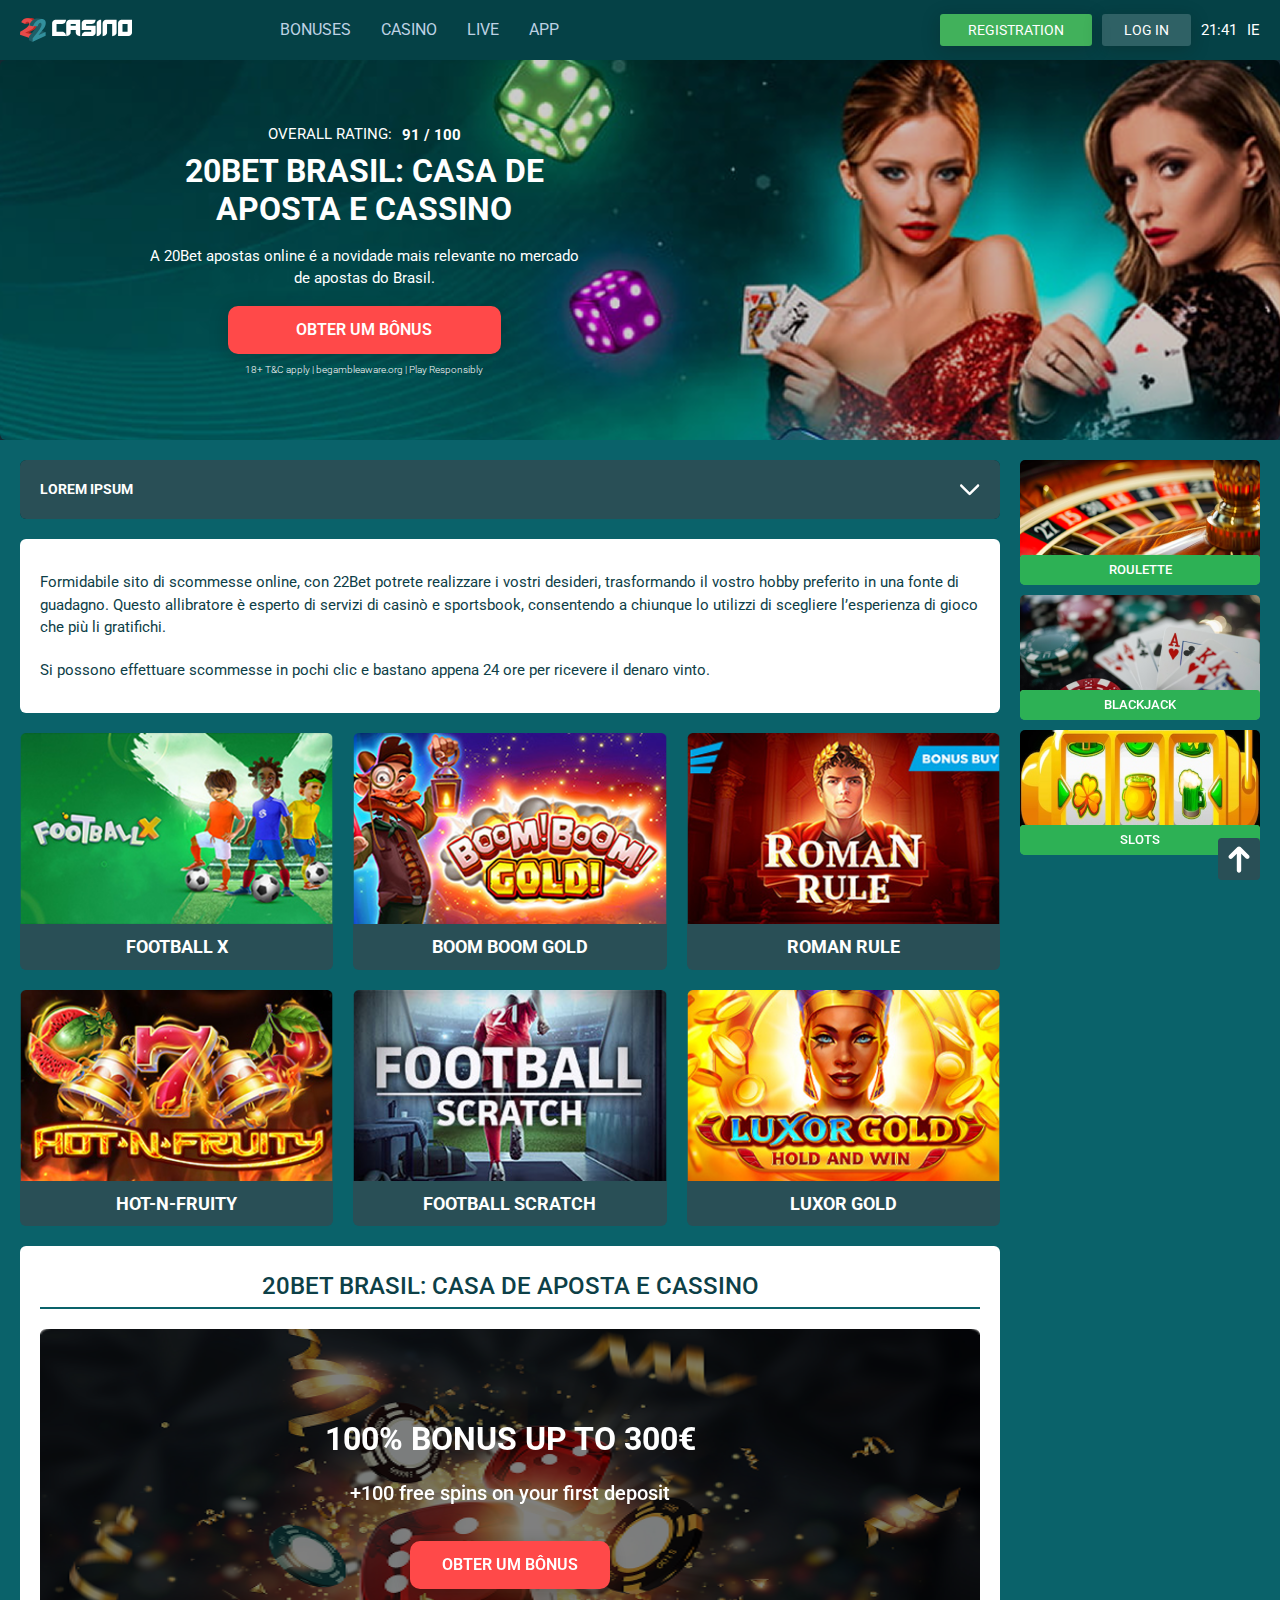
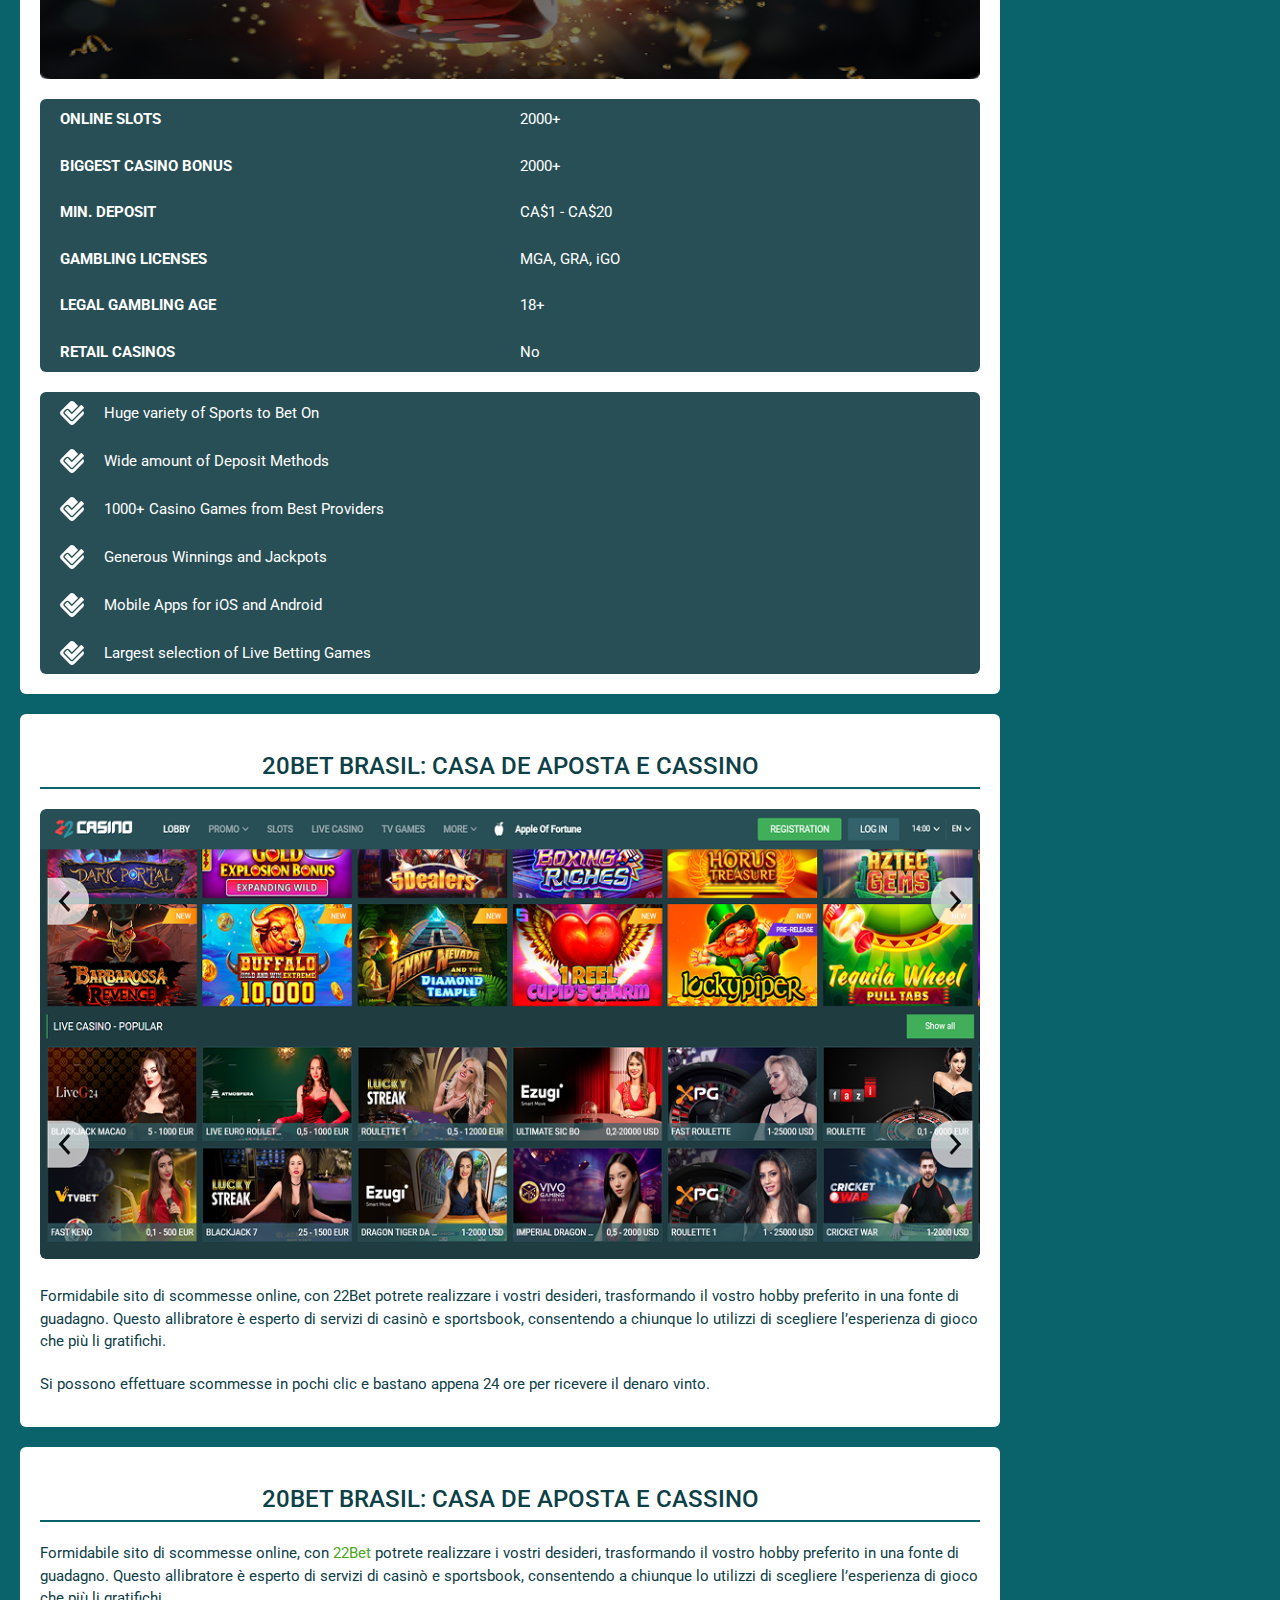
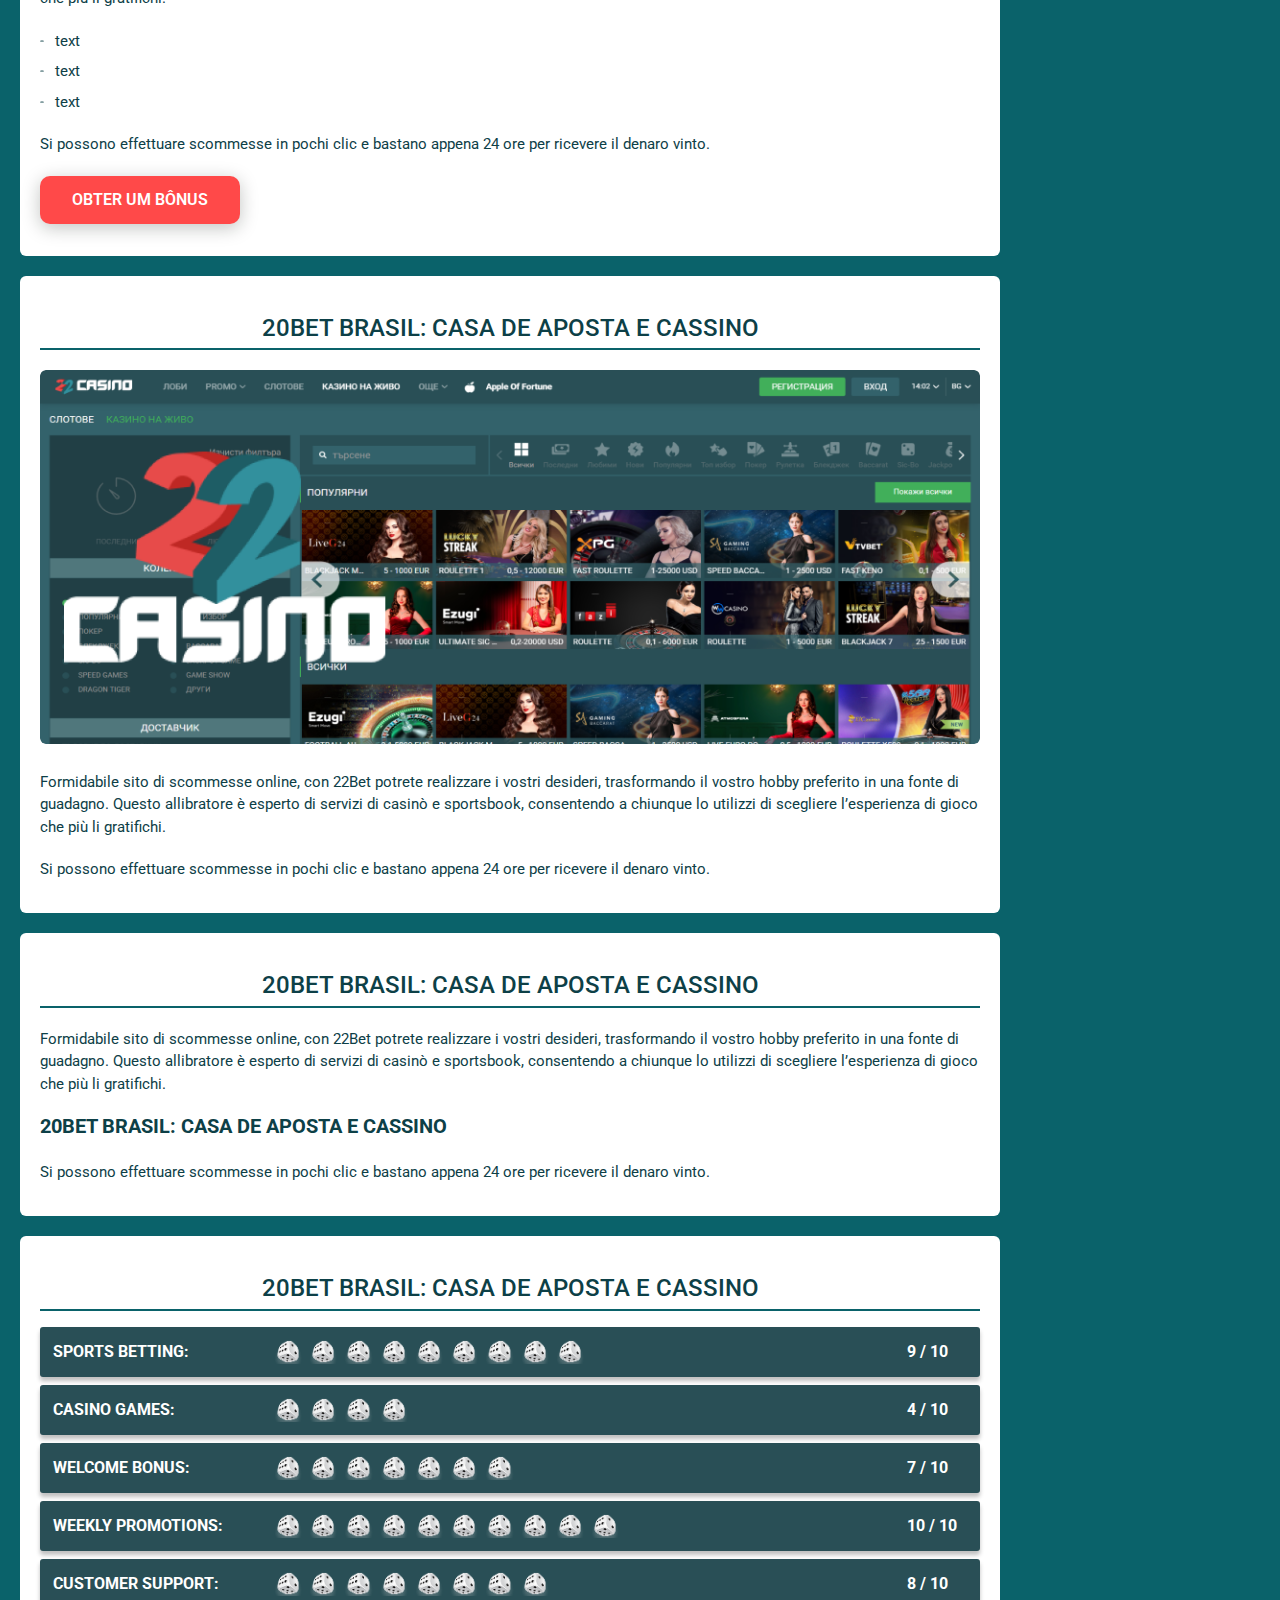
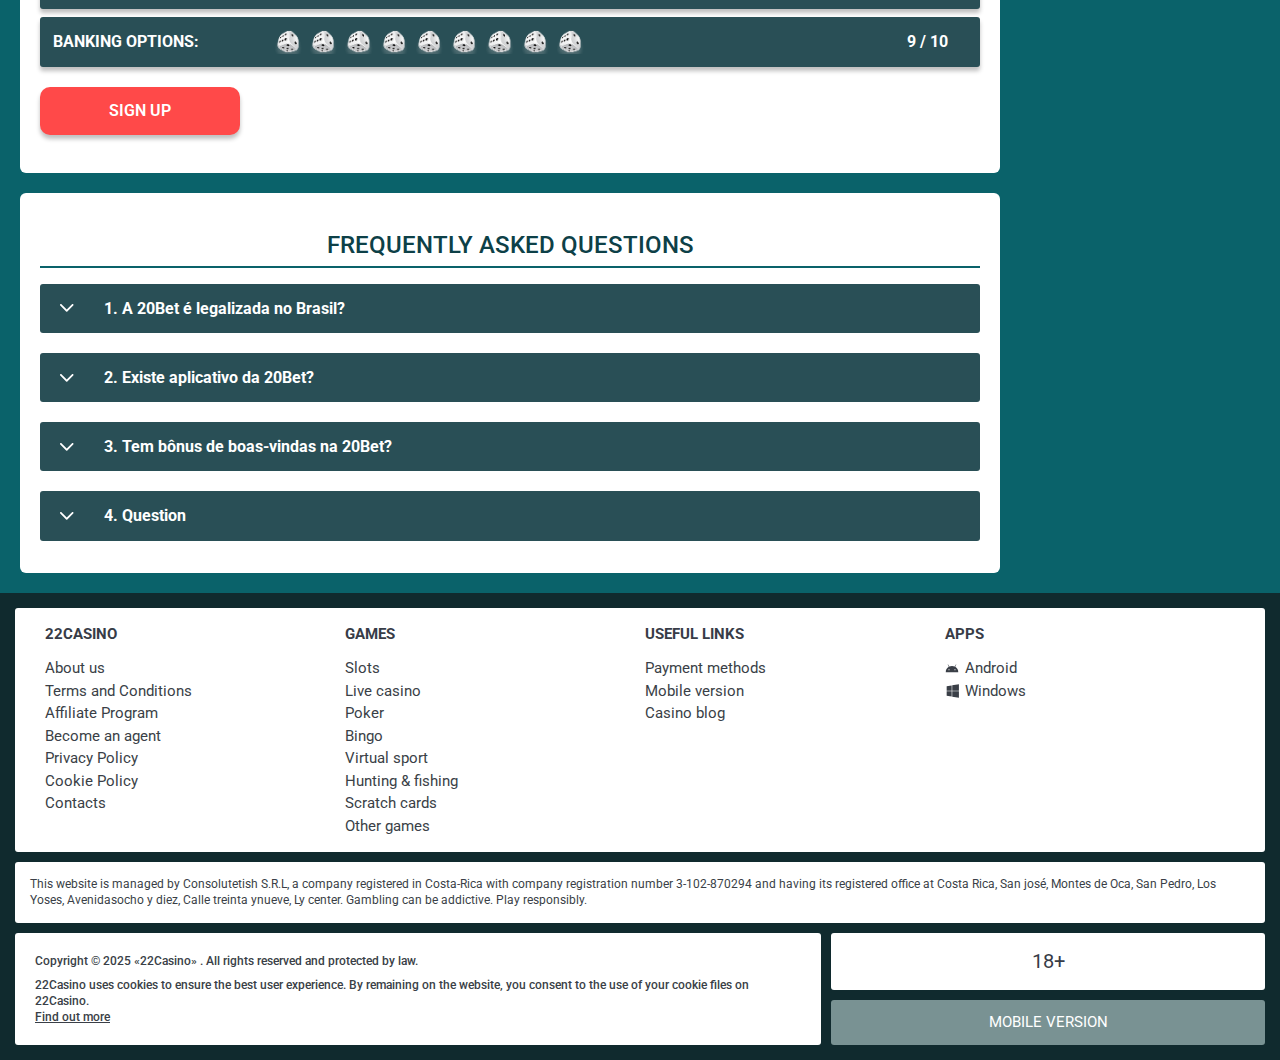
<file: index.html>
<!DOCTYPE html>
<html lang="ie">
  <head>
    <meta charset="UTF-8" />
   
    <meta name="viewport" content="width=device-width, initial-scale=1.0" />
    <title>20Bet Brasil: casa de aposta e cassino</title>
    <meta name="description" content />
    <meta property="og:site_name" content />
    <meta property="og:title" content />
    <meta property="og:type" content="website" />
    <meta property="og:url" content />
    <meta property="og:image" content />
    <meta property="og:image:alt" content />
    <meta property="og:locale" content="ie" />
    <meta property="og:description" content />
    <link rel="preconnect" href="https://fonts.googleapis.com" />
    <link rel="preconnect" href="https://fonts.gstatic.com" crossorigin />
    <link
      href="https://fonts.googleapis.com/css2?family=Poppins&family=Roboto:wght@400;500;700&display=swap"
      rel="stylesheet"
    />
    <link rel="stylesheet" href="./css/reset.css" />
    <link rel="stylesheet" href="./css/main.css" />
    <link rel="stylesheet" href="./css/media.css"/>
    <link rel="icon" href="./images/favicon.png" type="image/x-icon"/>
    <script
    src="https://code.jquery.com/jquery-3.6.1.min.js"
    integrity="sha256-o88AwQnZB+VDvE9tvIXrMQaPlFFSUTR+nldQm1LuPXQ="
    crossorigin="anonymous"
  ></script>
  </head>
  <body>
    <header class="header">
      <section class="content header__content">
        <a href="#" class="logo header__logo"
          ><img src="./images/logo.svg" alt="logo" title
        /></a>
        <button class="header__btn-menu" >
          <svg width="16px" height="16px" viewBox="0 0 16 16" xmlns="http://www.w3.org/2000/svg">
              <rect y="0" width="16" height="3" rx="1.5"></rect>
              <rect y="6.5" width="16" height="3" rx="1.5"></rect>
              <rect y="13" width="16" height="3" rx="1.5"></rect>
            </svg>
        </button>

          <nav class="menu header__menu">
            <ul class="header__menu-list">
               
              <li>
                <a href="#">
                 Bonuses
                </a>
              </li>
              <li>
                <a href="#">
                  Casino
                </a>
              </li>
              <li>
                <a href="#">
                  Live
                </a>
              </li>
              <li>
                <a href="#">
                 App
                </a>
              </li>
            </ul>
            <div class="header__button header__button-menu " >
              <a href="#" class="button  button__login-menu">log in</a>
              <a href="#" class="button button__menu">registration</a>
              
            </div>
           
          </nav>
          <a href="#" class="button button__singup">registration</a>
            <a href="#" class="button button__login">log in</a>
            
            <div id="clock" class="header__time">00:00</div>
            <a href="" class="header__flag">
                <span>ie</span>
                
              </a>
      </section>
    </header>
     <main class="main home main-page">
      <section class=" hero hero__page ">
           
        <div class="background background-page">
          <img src="./images/main/bg-main.png" alt="hero" title />
          
        </div>
        <div class="hero__wrapper hero__wrapper-page">
          <div class="hero__data hero__data-page">
            <div class="hero__rating" itemscope itemtype="http://schema.org/Game">
              <p>Overall Rating:</p>
              <meta itemprop="name" content="https://casino22.ie/">
              <span itemprop="aggregateRating" itemscope itemtype="http://schema.org/AggregateRating">
                <span itemprop="ratingValue">91</span>
              <span>/</span> 
              <span itemprop="bestRating">100</span>
              <meta itemprop="reviewCount" content="100">
              </span>
            </div>
            <h1 class="title general hero__title">
              20Bet Brasil: casa de aposta e cassino
            </h1>
            <p>A 20Bet apostas online é a novidade mais relevante no mercado de apostas do Brasil.</p>
            <a href="#" class="button  hero__button">Obter um Bônus</a>
            <span class="hero__span">18+ T&C apply | begambleaware.org | Play Responsibly</span>
          </div>
         
        </div>
      </section>
      <section class="main__wrap main__wrap-page">
        <aside class="sidebar sidebar-left ">
           
              
                <div class="sidebar-left__review">
                  <div class="menu__review-desk sidebar__desk">Lorem Ipsum</div>
                  <ul class="menu__review sidebar__list">
                    <li><a href="#">Review of 20Bet</a></li>
                    <li><a href="#">Registration</a></li>
                    <li><a href="#">20Bet Betting </a></li>
                    <li><a href="#">Layouts and navigation</a></li>
                    <li><a href="#">Sports betting</a></li>
                    <li><a href="#">Live betting</a></li>
                    <li><a href="#">Live stream</a></li>
                    <li><a href="#">Cash out</a></li>
                    
                  </ul>
                </div>
             
        </aside>
       <section class="content__wrapper content__wrapper-page ">

          <section class="content menu-review__content">
              

            
                <div class="menu__review-desk menu__review-content">Lorem Ipsum</div>
                <ul class="menu__review menu__review-list">
                  <li><a href="#">Review of 20Bet</a></li>
                    <li><a href="#">Registration</a></li>
                    <li><a href="#">20Bet Betting </a></li>
                    <li><a href="#">Layouts and navigation</a></li>
                    <li><a href="#">Sports betting</a></li>
                    <li><a href="#">Live betting</a></li>
                    <li><a href="#">Live stream</a></li>
                    <li><a href="#">Cash out</a></li>
                  
                </ul>
             
          
          </section>
          <section class="content article">
            <p>
              Formidabile sito di scommesse online, con 22Bet potrete realizzare
              i vostri desideri, trasformando il vostro hobby preferito in una
              fonte di guadagno. Questo allibratore è esperto di servizi di
              casinò e sportsbook, consentendo a chiunque lo utilizzi di
              scegliere l’esperienza di gioco che più li gratifichi.
            </p>
            <p>
              Si possono effettuare scommesse in pochi clic e bastano appena 24
              ore per ricevere il denaro vinto.
            </p>
          </section>
          <section class=" games">
            <ul class="games__list">
              <li><a href="#"><img src="./images/main/card-main1.png" alt="games" title><div>football X</div></a>
              </li>
              <li><a href="#"><img src="./images/main/card-main2.png" alt="games" title><div>boom boom gold</div></a></li>
              <li><a href="#"><img src="./images/main/card-main3.png" alt="games" title><div>roman rule</div></a></li>
              <li><a href="#"><img src="./images/main/card-main4.png" alt="games" title><div>hot-n-fruity</div></a></li>
              <li><a href="#"><img src="./images/main/card-main5.png" alt="games" title><div>football scratch</div></a></li>
              <li><a href="#"><img src="./images/main/card-main6.png" alt="games" title><div>luxor gold</div></a></li>
            </ul>
          </section>
          <section class=" features">
            <h2 class="title high features__title">20Bet Brasil: Casa de Aposta e Cassino</h2>
        <div class="features__content">
          <section class="features__wrapp">
            
            <div class=" features-banner__background">
              <img src="./images/main/banner-main.png" alt="background" title>
            </div>
           <div class="features-banner__data">
              <h2 class=" title   features-banner__title">100% BONUS UP TO 300€ </br> <span class=" features-banner__subtitle">+100 free spins on your first deposit</span></h3>
                
              <a href="#" class="button features__button ">Obter um Bônus</a>
              
           </div>
         
          </section>
          <div class="content__wrapp">
           
            <div class="features__list features__table"> 
             
                <table>
                  <tbody>
                    <tr>
                      <td>Online slots</td>
                      <td>2000+</td>
                    </tr>
                    <tr>
                      <td>Biggest casino bonus</td>
                      <td>2000+</td>
                    </tr>
                    <tr>
                      <td>Min. deposit</td>
                      <td>CA$1 - CA$20</td>
                    </tr>
                    <tr>
                      <td>Gambling licenses</td>
                      <td>MGA, GRA, iGO</td>
                    </tr>
                    <tr>
                      <td>Legal gambling age</td>
                      <td>18+</td>
                    </tr>
                    <tr>
                      <td>Retail casinos</td>
                      <td>No</td>
                    </tr>
                  </tbody>
                </table>
                
              </div>
              <ul class="features__list features__item">
                <li >Huge variety of Sports to Bet On</li>
                <li >Wide amount of Deposit Methods</li>
                <li >1000+ Casino Games from Best Providers</li>
                <li >Generous Winnings and Jackpots</li>
                <li >Mobile Apps for iOS and Android</li>
                <li >Largest selection of Live Betting Games</li>
            </ul>
           </div>
          
        </div>
      </section> 
      
          <section class="content article">
            <h2 class="title high article__title">20Bet Brasil: Casa de Aposta e Cassino</h2>
            <div class="images">
                <img src="./images/main/image1-main.png" alt="banner" title />
              </div>
            <p>
              Formidabile sito di scommesse online, con 22Bet potrete realizzare
              i vostri desideri, trasformando il vostro hobby preferito in una
              fonte di guadagno. Questo allibratore è esperto di servizi di
              casinò e sportsbook, consentendo a chiunque lo utilizzi di
              scegliere l’esperienza di gioco che più li gratifichi.
            </p>
            <p>
              Si possono effettuare scommesse in pochi clic e bastano appena 24
              ore per ricevere il denaro vinto.
            </p>
           
          </section>
        
          <section class="content article">
            <h2 class="title high article__title">20Bet Brasil: Casa de Aposta e Cassino</h2>
            <p>
              Formidabile sito di scommesse online, con <a href="#" class="article__links">22Bet</a> potrete realizzare
              i vostri desideri, trasformando il vostro hobby preferito in una
              fonte di guadagno. Questo allibratore è esperto di servizi di
              casinò e sportsbook, consentendo a chiunque lo utilizzi di
              scegliere l’esperienza di gioco che più li gratifichi.
            </p>
            <ul>
              <li>text</li>
              <li>text</li>
              <li>text</li>
            </ul>
            <p>
              Si possono effettuare scommesse in pochi clic e bastano appena 24
              ore per ricevere il denaro vinto.
            </p>
            <a href="#" class="button article__button">Obter um Bônus</a>
          </section>
          <section class="content article">
            <h2 class="title high article__title">20Bet Brasil: Casa de Aposta e Cassino</h2>
            <div class="images">
                <img src="./images/main/image2-main.png" alt="banner" title/>
              </div>
            <p>
              Formidabile sito di scommesse online, con 22Bet potrete realizzare
              i vostri desideri, trasformando il vostro hobby preferito in una
              fonte di guadagno. Questo allibratore è esperto di servizi di
              casinò e sportsbook, consentendo a chiunque lo utilizzi di
              scegliere l’esperienza di gioco che più li gratifichi.
            </p>
            <p>
              Si possono effettuare scommesse in pochi clic e bastano appena 24
              ore per ricevere il denaro vinto.
            </p>
            
          </section>
          <section class="content article">
            <h2 class="title high article__title">20Bet Brasil: Casa de Aposta e Cassino</h2>
            <p>
              Formidabile sito di scommesse online, con 22Bet potrete realizzare
              i vostri desideri, trasformando il vostro hobby preferito in una
              fonte di guadagno. Questo allibratore è esperto di servizi di
              casinò e sportsbook, consentendo a chiunque lo utilizzi di
              scegliere l’esperienza di gioco che più li gratifichi.
            </p>

            <h3>20Bet Brasil: Casa de Aposta e Cassino</h3>

            <p>
              Si possono effettuare scommesse in pochi clic e bastano appena 24
              ore per ricevere il denaro vinto.
            </p>
            
          </section>
          <section class="content ratings ">
            <h2 class="ratings__title title high">
              20Bet Brasil: Casa de Aposta e Cassino
            </h2>
            
            <div class="rating__table table">
              <table>
                  <td>Sports Betting:</td>
                  <td>
                    <img src="./images/main/ratings-icon.png" alt="ratings" title>
                    <img src="./images/main/ratings-icon.png" alt="ratings" title>
                    <img src="./images/main/ratings-icon.png" alt="ratings" title>
                    <img src="./images/main/ratings-icon.png" alt="ratings" title>
                    <img src="./images/main/ratings-icon.png" alt="ratings" title>
                    <img src="./images/main/ratings-icon.png" alt="ratings" title>
                    <img src="./images/main/ratings-icon.png" alt="ratings" title>
                    <img src="./images/main/ratings-icon.png" alt="ratings" title>
                    <img src="./images/main/ratings-icon.png" alt="ratings" title>
                    
                    
                  </td>
                  <td> <span class="ratings__data">
                    <span>9</span>
                    <span>/</span>
                    <span>10</span>
                  </span></td>
                </tr>
                <tr>
                  <td>Casino Games:</td>
                  <td>
                    <img src="./images/main/ratings-icon.png" alt="ratings" title>
                    <img src="./images/main/ratings-icon.png" alt="ratings" title>
                    <img src="./images/main/ratings-icon.png" alt="ratings" title>
                    <img src="./images/main/ratings-icon.png" alt="ratings" title>
                    
                  </td>
                  <td><span class="ratings__data">
                    <span>4</span>
                    <span>/</span>
                    <span>10</span>
                  </span></td>
                </tr>
                <tr> 
                  <td>Welcome Bonus:</td>
                  <td>
                    
                    <img src="./images/main/ratings-icon.png" alt="ratings" title>
                    <img src="./images/main/ratings-icon.png" alt="ratings" title>
                    <img src="./images/main/ratings-icon.png" alt="ratings" title>
                    <img src="./images/main/ratings-icon.png" alt="ratings" title>
                    <img src="./images/main/ratings-icon.png" alt="ratings" title>
                    <img src="./images/main/ratings-icon.png" alt="ratings" title>
                    <img src="./images/main/ratings-icon.png" alt="ratings" title>
                  </td>
                  <td><span class="ratings__data">
                    <span>7</span>
                    <span>/</span>
                    <span>10</span>
                  </span></td>
                </tr>
                <tr>
                  <td>Weekly Promotions:</td>
                  <td>
                    <img src="./images/main/ratings-icon.png" alt="ratings" title>
                    <img src="./images/main/ratings-icon.png" alt="ratings" title>
                    <img src="./images/main/ratings-icon.png" alt="ratings" title>
                    <img src="./images/main/ratings-icon.png" alt="ratings" title>
                    <img src="./images/main/ratings-icon.png" alt="ratings" title>
                    <img src="./images/main/ratings-icon.png" alt="ratings" title>
                    <img src="./images/main/ratings-icon.png" alt="ratings" title>
                    <img src="./images/main/ratings-icon.png" alt="ratings" title>
                    <img src="./images/main/ratings-icon.png" alt="ratings" title>
                    <img src="./images/main/ratings-icon.png" alt="ratings" title>
                  </td>
                  <td><span class="ratings__data">
                    <span>10</span>
                    <span>/</span>
                    <span>10</span>
                  </span></td>
                </tr>
                <tr>
                  <td>Customer Support:</td>
                  <td>
                    <img src="./images/main/ratings-icon.png" alt="ratings" title>
                    <img src="./images/main/ratings-icon.png" alt="ratings" title>
                    <img src="./images/main/ratings-icon.png" alt="ratings" title>
                    <img src="./images/main/ratings-icon.png" alt="ratings" title>
                    <img src="./images/main/ratings-icon.png" alt="ratings" title>
                    <img src="./images/main/ratings-icon.png" alt="ratings" title>
                    <img src="./images/main/ratings-icon.png" alt="ratings" title>
                    <img src="./images/main/ratings-icon.png" alt="ratings" title>
          
                  </td>
                  <td><span class="ratings__data">
                    <span>8</span>
                    <span>/</span>
                    <span>10</span>
                  </span></td>
                </tr>
                <tr>
                  <td>Banking Options:</td>
                  <td>
                    <img src="./images/main/ratings-icon.png" alt="ratings" title>
                    <img src="./images/main/ratings-icon.png" alt="ratings" title>
                    <img src="./images/main/ratings-icon.png" alt="ratings" title>
                    <img src="./images/main/ratings-icon.png" alt="ratings" title>
                    <img src="./images/main/ratings-icon.png" alt="ratings" title>
                    <img src="./images/main/ratings-icon.png" alt="ratings" title>
                    <img src="./images/main/ratings-icon.png" alt="ratings" title>
                    <img src="./images/main/ratings-icon.png" alt="ratings" title>
                    <img src="./images/main/ratings-icon.png" alt="ratings" title>
          
                  </td>
                  <td><span class="ratings__data">
                    <span>9</span>
                    <span>/</span>
                    <span>10</span>
                  </span></td>
                </tr>
              </table>
            </div>
         
            <a href="#" class="button ratings__button">sign up</a>
          </section>
        
          <section class="content faq">
            <h2 class="title high faq__title">Frequently Asked Questions</h2>
            <ul class="faq__list " itemscope itemtype="https://schema.org/FAQPage">
              <li class="faq__item"  itemscope itemprop="mainEntity" itemtype="https://schema.org/Question">
                <h3 class="title medium faq__subtitle js-button-expander"  itemprop="name">1. A 20Bet é legalizada no Brasil?
                 </h3>
                <div  class="faq__answer js-expand-content" itemscope  itemprop="acceptedAnswer" itemtype="https://schema.org/Answer">
                  <p  itemprop="text">
                    Sim, a casa de apostas tem licença emitida por Curaçao, que é reconhecida no Brasil e a permite atuar por aqui.
                  </p>
                </div>
              </li>
              <li class="faq__item"  itemscope itemprop="mainEntity" itemtype="https://schema.org/Question">
                <h3 class="title medium faq__subtitle js-button-expander"  itemprop="name">2. Existe aplicativo da 20Bet?</h3>
                <div class="faq__answer js-expand-content" itemscope  itemprop="acceptedAnswer" itemtype="https://schema.org/Answer">
                  <p  itemprop="text">
                    Sim, disponível para sistemas operacionais iOS e Android.
                  </p>
                </div>
              </li> 
              <li class="faq__item"  itemscope itemprop="mainEntity" itemtype="https://schema.org/Question">
                <h3 class="title medium faq__subtitle js-button-expander"  itemprop="name">3. Tem bônus de boas-vindas na 20Bet?</h3>
                <div class="faq__answer js-expand-content" itemscope  itemprop="acceptedAnswer" itemtype="https://schema.org/Answer">
                  <p  itemprop="text">
                    O pacote especial para novos usuários da 20Bet paga 100% sobre o primeiro depósito, com limite de 600 BRL. 
                  </p>
                </div>
              </li> 
              <li class="faq__item"  itemscope itemprop="mainEntity" itemtype="https://schema.org/Question">
                <h3 class="title medium faq__subtitle js-button-expander"  itemprop="name">4. Question</h3>
                <div class="faq__answer js-expand-content" itemscope  itemprop="acceptedAnswer" itemtype="https://schema.org/Answer">
                  <p  itemprop="text">
                    Sim, a casa de apostas tem licença emitida por Curaçao, que é reconhecida no Brasil e a permite atuar por aqui.
                  </p>
                </div>
              </li> 
            </ul>
          </section>
          
        </section> 
        <aside class="sidebar sidebar-right ">
          <div class="sidebar__cards">
            <a href="#"><img src="./images/sidebar/roulette.png" width="115" alt="roulette" title>
              <div class="sidebar__text sidebar__text-first">Roulette</div>
             </a> 
            <a href="#"><img src="./images/sidebar/blackjack.png" width="115" alt="blackjack" title>
              <div class="sidebar__text">Blackjack</div>
            </a>
           
           <a href="#"><img src="./images/sidebar/slots.png" width="240" alt="slots" title>
            <div class="sidebar__text sidebar__text-last">Slots</div>
            </a>
           </div>
        </aside> 
        <div class=""  onclick="scrollToTop()">
          <button class="main__arrow" id="scrollToTopBtn"></button>
        </div> 
        
      </section>
    </main> 
     <footer class=" footer ">
      <section class=" footer__content">
        <ul class="footer__menu">
          <li>
            <div>22casino</div>
            <ul class="footer__info">
              <li><a href="#">About us
              </a></li>
              <li><a href="#">Terms and Conditions</a></li>
              <li><a href="#">Affiliate Program
              </a></li>
              <li><a href="#">Become an agent
              </a></li>
              <li><a href="#">Privacy Policy
              </a></li>
              <li><a href="#">Cookie Policy
              </a></li>
              <li><a href="#">Contacts</a></li>
            
            </ul>
          </li>
          <li>
            <div>Games</div>
            <ul class="footer__info">
              <li><a href="#">Slots</a></li>
              <li><a href="#">Live casino</a></li>
              <li><a href="#">Poker</a></li>
              <li><a href="#">Bingo</a></li>
              <li><a href="#">Virtual sport</a></li>
              <li><a href="#">Hunting & fishing</a></li>
              <li><a href="#">Scratch cards</a></li>
              <li><a href="#">Other games</a></li>
            </ul>
          </li>
          <li>
            <div>Useful Links</div>
            <ul class="footer__info">
              <li><a href="#">Payment methods</a></li>
              <li><a href="#">Mobile version</a></li>
              <li><a href="#">Casino blog</a></li>
            </ul>
          </li>
          <li>
            <div>APPS
            </div>
            <ul class="footer__info">
              <li><a href="#" class="footer__android">Android</a></li>
              <li><a href="#" class="footer__windows">Windows</a></li>
              
            </ul>
          </li>
        </ul>
      <div class="footer__wrapper">
        
       <div class="footer__desc">
       <p>This website is managed by Consolutetish S.R.L, a company registered in Costa-Rica with company registration number 3-102-870294 and having its registered office at Costa Rica, San josé, Montes de Oca, San Pedro, Los Yoses, Avenidasocho y diez, Calle treinta ynueve, Ly center. Gambling can be addictive. Play responsibly.</p></div>
      </div>
        
          <div class="footer__text">
            
            <p>Copyright &copy;  2025 «22Casino» . All rights reserved and protected by law.</p>
            <p>22Casino uses cookies to ensure the best user experience. By remaining on the website, you consent to the use of your cookie files on 22Casino. <a href="#" class="footer__desc-link"> Find out more</a></p>
          </div>
         
       <div class="footer__information">
       
       
         <div class="footer__age"> 18+
        </div>
        <div class="footer__mob"><a href="#">MOBILE VERSION</a></div>
      </div>
        
       
       
       
      </section>
    </footer>
    <script src="./js/arrowUp.js" defer></script>
    <script src="./js/sidebar.js" defer></script>
    <script src="./js/expander.js" defer></script>
    <script src="./js/mobile-menu.js" defer></script>
    <script src="./js/clock.js" defer></script>
  </body>
</html>
</file>
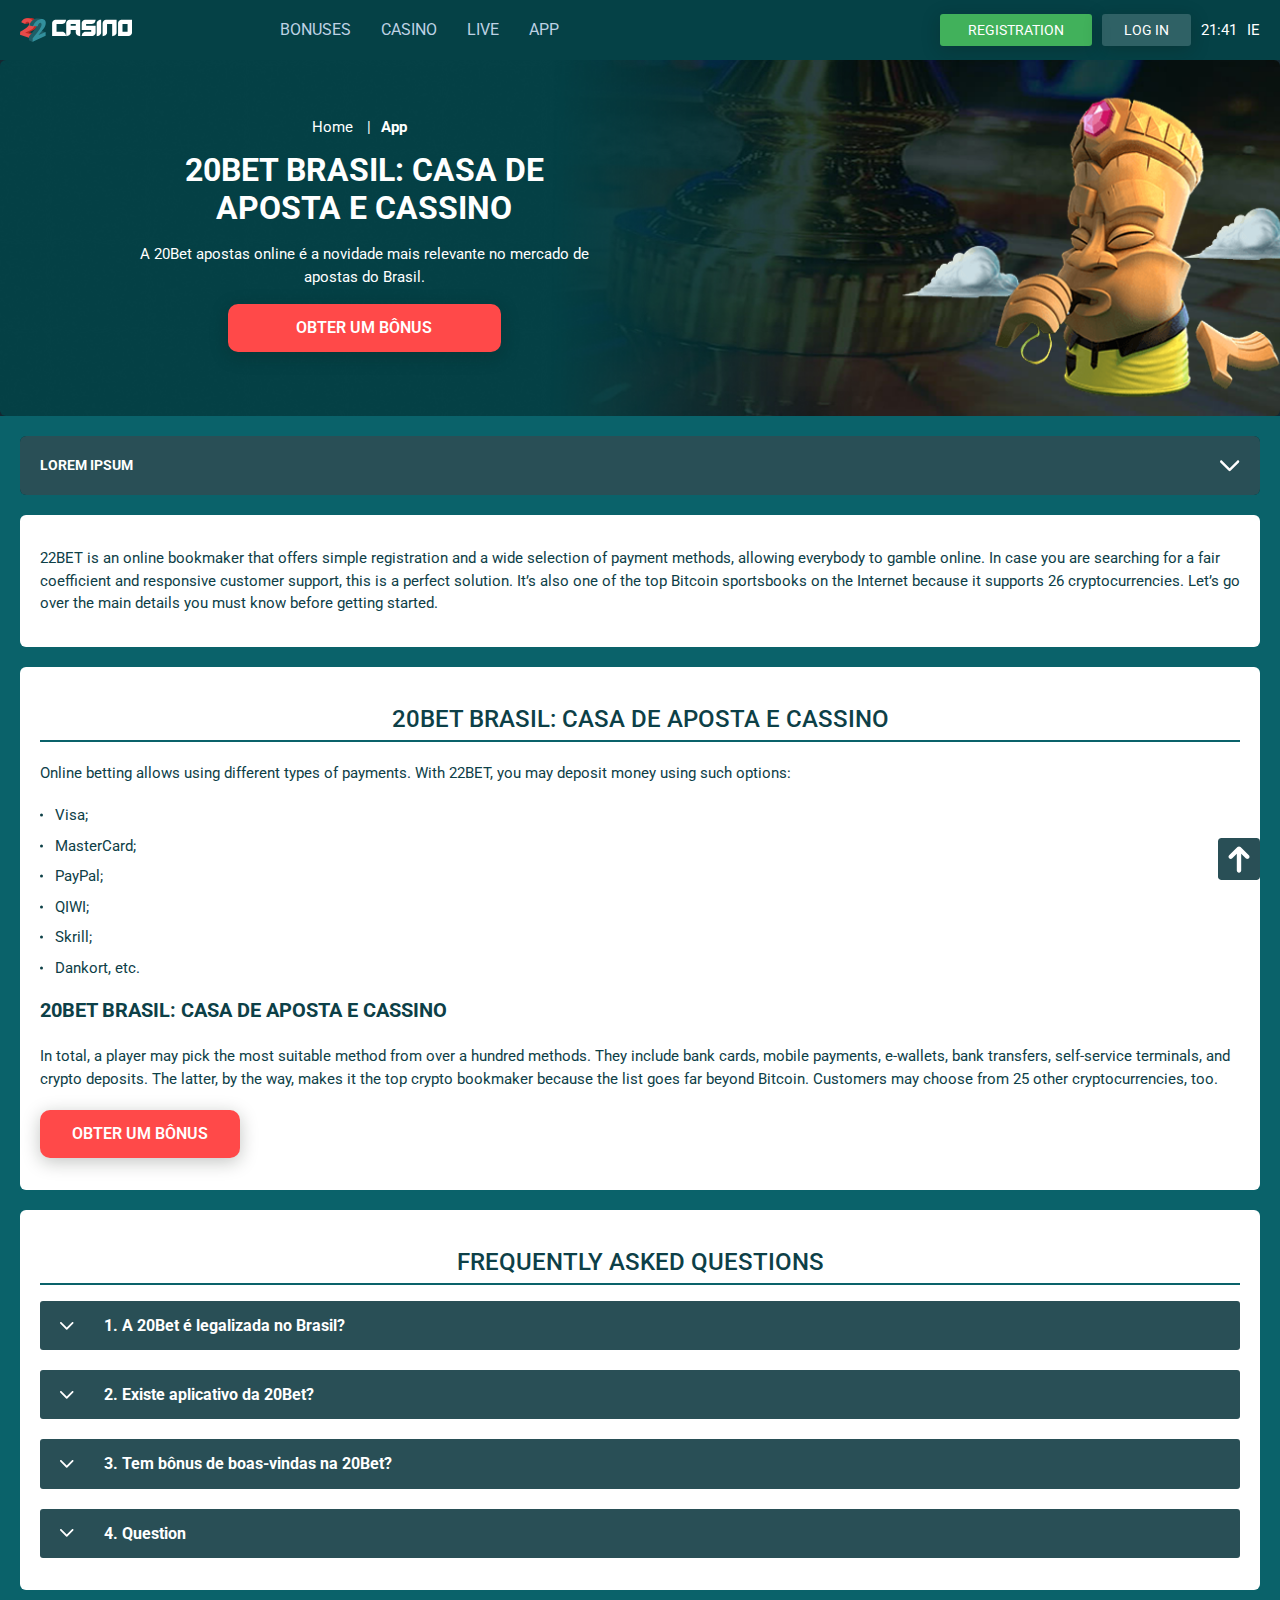
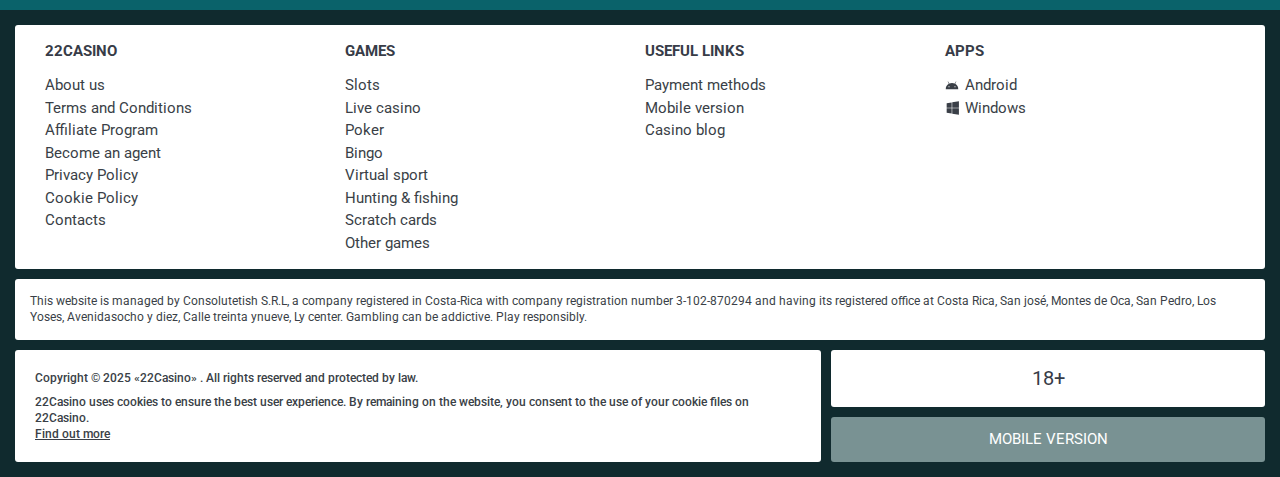
<file: app.html>
<!DOCTYPE html>
<html lang="ie">
  <head>
    <meta charset="UTF-8" />

    <meta name="viewport" content="width=device-width, initial-scale=1.0" />
    <title>20Bet Brasil: casa de aposta e cassino</title>
    <meta name="description" content />
    <meta property="og:site_name" content />
    <meta property="og:title" content />
    <meta property="og:type" content="website" />
    <meta property="og:url" content />
    <meta property="og:image" content />
    <meta property="og:image:alt" content />
    <meta property="og:locale" content="ie" />
    <meta property="og:description" content />
    <link rel="preconnect" href="https://fonts.googleapis.com" />
    <link rel="preconnect" href="https://fonts.gstatic.com" crossorigin />
    <link
      href="https://fonts.googleapis.com/css2?family=Poppins&family=Roboto:wght@400;500;700&display=swap"
      rel="stylesheet"
    />
    <link rel="stylesheet" href="./css/reset.css" />
    <link rel="stylesheet" href="./css/main.css" />
    <link rel="stylesheet" href="./css/media.css" />
    <link rel="icon" href="./images/favicon.png" type="image/x-icon" />
    <script
      src="https://code.jquery.com/jquery-3.6.1.min.js"
      integrity="sha256-o88AwQnZB+VDvE9tvIXrMQaPlFFSUTR+nldQm1LuPXQ="
      crossorigin="anonymous"
    ></script>
  </head>
  <body>
    <header class="header">
      <section class="content header__content">
        <a href="#" class="logo header__logo"
          ><img src="./images/logo.svg" alt="logo" title
        /></a>
        <button class="header__btn-menu">
          <svg
            width="16px"
            height="16px"
            viewBox="0 0 16 16"
            xmlns="http://www.w3.org/2000/svg"
          >
            <rect y="0" width="16" height="3" rx="1.5"></rect>
            <rect y="6.5" width="16" height="3" rx="1.5"></rect>
            <rect y="13" width="16" height="3" rx="1.5"></rect>
          </svg>
        </button>

        <nav class="menu header__menu">
          <ul class="header__menu-list">
            <li>
              <a href="#">
               Bonuses
              </a>
            </li>
            <li>
              <a href="#">
                Casino
              </a>
            </li>
            <li>
              <a href="#">
                Live
              </a>
            </li>
            <li>
              <a href="#">
               App
              </a>
            </li>
          </ul>
          <div class="header__button header__button-menu">
            <a href="#" class="button button__login-menu">log in</a>
            <a href="#" class="button button__menu">registration</a>
          </div>
        </nav>

        <a href="#" class="button button__singup">registration</a>
        <a href="#" class="button button__login">log in</a>
        <div id="clock" class="header__time">00:00</div>
        <a href="" class="header__flag">
          <span>ie</span>
        </a>
      </section>
    </header>
    <main class="main home main-page">
      <section class="hero hero__page hero__page-app">
        <div class="background background-page">
          <img src="./images/app/bg-app.png" alt="hero" title />
        </div>
        <div class="hero__wrapper hero__wrapper-page">
          <div class="hero__data hero__data-page hero__data-app">
            <ul
              class="breadcrumbs breadcrumbs-app"
              itemscope
              itemtype="https://schema.org/BreadcrumbList"
            >
              <li
                itemprop="itemListElement"
                itemscope
                itemtype="https://schema.org/ListItem"
              >
                <a href="#" itemprop="item">
                  <span itemprop="name">Home</span></a
                >
                <meta itemprop="position" content="1" />
              </li>
              <li
                itemprop="itemListElement"
                itemscope
                itemtype="https://schema.org/ListItem"
              >
                <a href="#" itemprop="item">
                  <span itemprop="name">App</span></a
                >
                <meta itemprop="position" content="2" />
              </li>
            </ul>
            <h1 class="title general hero__title hero__title-app">20Bet Brasil: Casa de Aposta e Cassino</h1>
            <p>
              A 20Bet apostas online é a novidade mais relevante no mercado de apostas do Brasil.
            </p>
           
            <a href="#" class="button hero__button hero__button-app">Obter um Bônus</a>
           
          </div>
        </div>
      </section>
      <section class="main__wrap main__wrap-page">
        <aside class="sidebar sidebar-left">
          <div class="sidebar-left__review">
            <div class="menu__review-desk sidebar__desk">Lorem Ipsum</div>
            <ul class="menu__review sidebar__list">
              <li><a href="#">Review of 20Bet</a></li>
              <li><a href="#">Registration</a></li>
              <li><a href="#">20Bet Betting </a></li>
              <li><a href="#">Layouts and navigation</a></li>
              <li><a href="#">Sports betting</a></li>
              <li><a href="#">Live betting</a></li>
              <li><a href="#">Live stream</a></li>
              <li><a href="#">Cash out</a></li>
            </ul>
          </div>
        </aside>
        <section class="content__wrapper content__wrapper-page content__wrapper-page-app">
          <section class="content menu-review__content">
            <div class="menu__review-desk menu__review-content">
              Lorem Ipsum
            </div>
            <ul class="menu__review menu__review-list">
              <li><a href="#">Review of 20Bet</a></li>
              <li><a href="#">Registration</a></li>
              <li><a href="#">20Bet Betting </a></li>
              <li><a href="#">Layouts and navigation</a></li>
              <li><a href="#">Sports betting</a></li>
              <li><a href="#">Live betting</a></li>
              <li><a href="#">Live stream</a></li>
              <li><a href="#">Cash out</a></li>
            </ul>
          </section>
          <section class="content article">
           
            <p>
              22BET is an online bookmaker that offers simple registration and a wide selection of payment methods, allowing everybody to gamble online. In case you are searching for a fair coefficient and responsive customer support, this is a perfect solution. It’s also one of the top Bitcoin sportsbooks on the Internet because it supports 26 cryptocurrencies. Let’s go over the main details you must know before getting started.
            </p>
        
          </section>

          <section class="content article">
            <h2 class="title high article__title">
              20Bet Brasil: Casa de Aposta e Cassino
            </h2>
            <p>
              Online betting allows using different types of payments. With
              22BET, you may deposit money using such options:
            </p>
            <ul class="article__list">
              <li>Visa;</li>
              <li>MasterCard;</li>
              <li>PayPal;</li>
              <li>QIWI;</li>
              <li>Skrill;</li>
              <li>Dankort, etc.</li>
            </ul>

            <h3>20Bet Brasil: Casa de Aposta e Cassino</h3>
            
            <p>
              In total, a player may pick the most suitable method from over a
              hundred methods. They include bank cards, mobile payments,
              e-wallets, bank transfers, self-service terminals, and crypto
              deposits. The latter, by the way, makes it the top crypto
              bookmaker because the list goes far beyond Bitcoin. Customers may
              choose from 25 other cryptocurrencies, too.
            </p>
            <a href="#" class="button article__button">Obter um Bônus</a>
          </section>
          <section class="content faq">
            <h2 class="title high faq__title">Frequently Asked Questions</h2>
            <ul class="faq__list " itemscope itemtype="https://schema.org/FAQPage">
              <li class="faq__item"  itemscope itemprop="mainEntity" itemtype="https://schema.org/Question">
                <h3 class="title medium faq__subtitle js-button-expander"  itemprop="name">1. A 20Bet é legalizada no Brasil?
                 </h3>
                <div  class="faq__answer js-expand-content" itemscope  itemprop="acceptedAnswer" itemtype="https://schema.org/Answer">
                  <p  itemprop="text">
                    Sim, a casa de apostas tem licença emitida por Curaçao, que é reconhecida no Brasil e a permite atuar por aqui.
                  </p>
                </div>
              </li>
              <li class="faq__item"  itemscope itemprop="mainEntity" itemtype="https://schema.org/Question">
                <h3 class="title medium faq__subtitle js-button-expander"  itemprop="name">2. Existe aplicativo da 20Bet?</h3>
                <div class="faq__answer js-expand-content" itemscope  itemprop="acceptedAnswer" itemtype="https://schema.org/Answer">
                  <p  itemprop="text">
                    Sim, disponível para sistemas operacionais iOS e Android.
                  </p>
                </div>
              </li> 
              <li class="faq__item"  itemscope itemprop="mainEntity" itemtype="https://schema.org/Question">
                <h3 class="title medium faq__subtitle js-button-expander"  itemprop="name">3. Tem bônus de boas-vindas na 20Bet?</h3>
                <div class="faq__answer js-expand-content" itemscope  itemprop="acceptedAnswer" itemtype="https://schema.org/Answer">
                  <p  itemprop="text">
                    O pacote especial para novos usuários da 20Bet paga 100% sobre o primeiro depósito, com limite de 600 BRL. 
                  </p>
                </div>
              </li> 
              <li class="faq__item"  itemscope itemprop="mainEntity" itemtype="https://schema.org/Question">
                <h3 class="title medium faq__subtitle js-button-expander"  itemprop="name">4. Question</h3>
                <div class="faq__answer js-expand-content" itemscope  itemprop="acceptedAnswer" itemtype="https://schema.org/Answer">
                  <p  itemprop="text">
                    Sim, a casa de apostas tem licença emitida por Curaçao, que é reconhecida no Brasil e a permite atuar por aqui.
                  </p>
                </div>
              </li> 
            </ul>
          </section>
        </section>
        <div class=""  onclick="scrollToTop()">
          <button class="main__arrow" id="scrollToTopBtn"></button>
        </div> 
      </section>
    </main>
    <footer class=" footer ">
      <section class=" footer__content">
        <ul class="footer__menu">
          <li>
            <div>22casino</div>
            <ul class="footer__info">
              <li><a href="#">About us
              </a></li>
              <li><a href="#">Terms and Conditions</a></li>
              <li><a href="#">Affiliate Program
              </a></li>
              <li><a href="#">Become an agent
              </a></li>
              <li><a href="#">Privacy Policy
              </a></li>
              <li><a href="#">Cookie Policy
              </a></li>
              <li><a href="#">Contacts</a></li>
            
            </ul>
          </li>
          <li>
            <div>Games</div>
            <ul class="footer__info">
              <li><a href="#">Slots</a></li>
              <li><a href="#">Live casino</a></li>
              <li><a href="#">Poker</a></li>
              <li><a href="#">Bingo</a></li>
              <li><a href="#">Virtual sport</a></li>
              <li><a href="#">Hunting & fishing</a></li>
              <li><a href="#">Scratch cards</a></li>
              <li><a href="#">Other games</a></li>
            </ul>
          </li>
          <li>
            <div>Useful Links</div>
            <ul class="footer__info">
              <li><a href="#">Payment methods</a></li>
              <li><a href="#">Mobile version</a></li>
              <li><a href="#">Casino blog</a></li>
            </ul>
          </li>
          <li>
            <div>APPS
            </div>
            <ul class="footer__info">
              <li><a href="#" class="footer__android">Android</a></li>
              <li><a href="#" class="footer__windows">Windows</a></li>
              
            </ul>
          </li>
        </ul>
      <div class="footer__wrapper">
        
       <div class="footer__desc">
       <p>This website is managed by Consolutetish S.R.L, a company registered in Costa-Rica with company registration number 3-102-870294 and having its registered office at Costa Rica, San josé, Montes de Oca, San Pedro, Los Yoses, Avenidasocho y diez, Calle treinta ynueve, Ly center. Gambling can be addictive. Play responsibly.</p></div>
      </div>
        
          <div class="footer__text">
            
            <p>Copyright &copy;  2025 «22Casino» . All rights reserved and protected by law.</p>
            <p>22Casino uses cookies to ensure the best user experience. By remaining on the website, you consent to the use of your cookie files on 22Casino. <a href="#" class="footer__desc-link"> Find out more</a></p>
          </div>
         
       <div class="footer__information">
       
       
         <div class="footer__age"> 18+
        </div>
        <div class="footer__mob"><a href="#">MOBILE VERSION</a></div>
      </div>
        
       
       
       
      </section>
    </footer>
    <script src="./js/sidebar.js" defer></script>
    <script src="./js/expander.js" defer></script>
    <script src="./js/mobile-menu.js" defer></script>
    <script src="./js/clock.js" defer></script>
    <script src="./js/arrowUp.js" defer></script>
  </body>
</html>
</file>
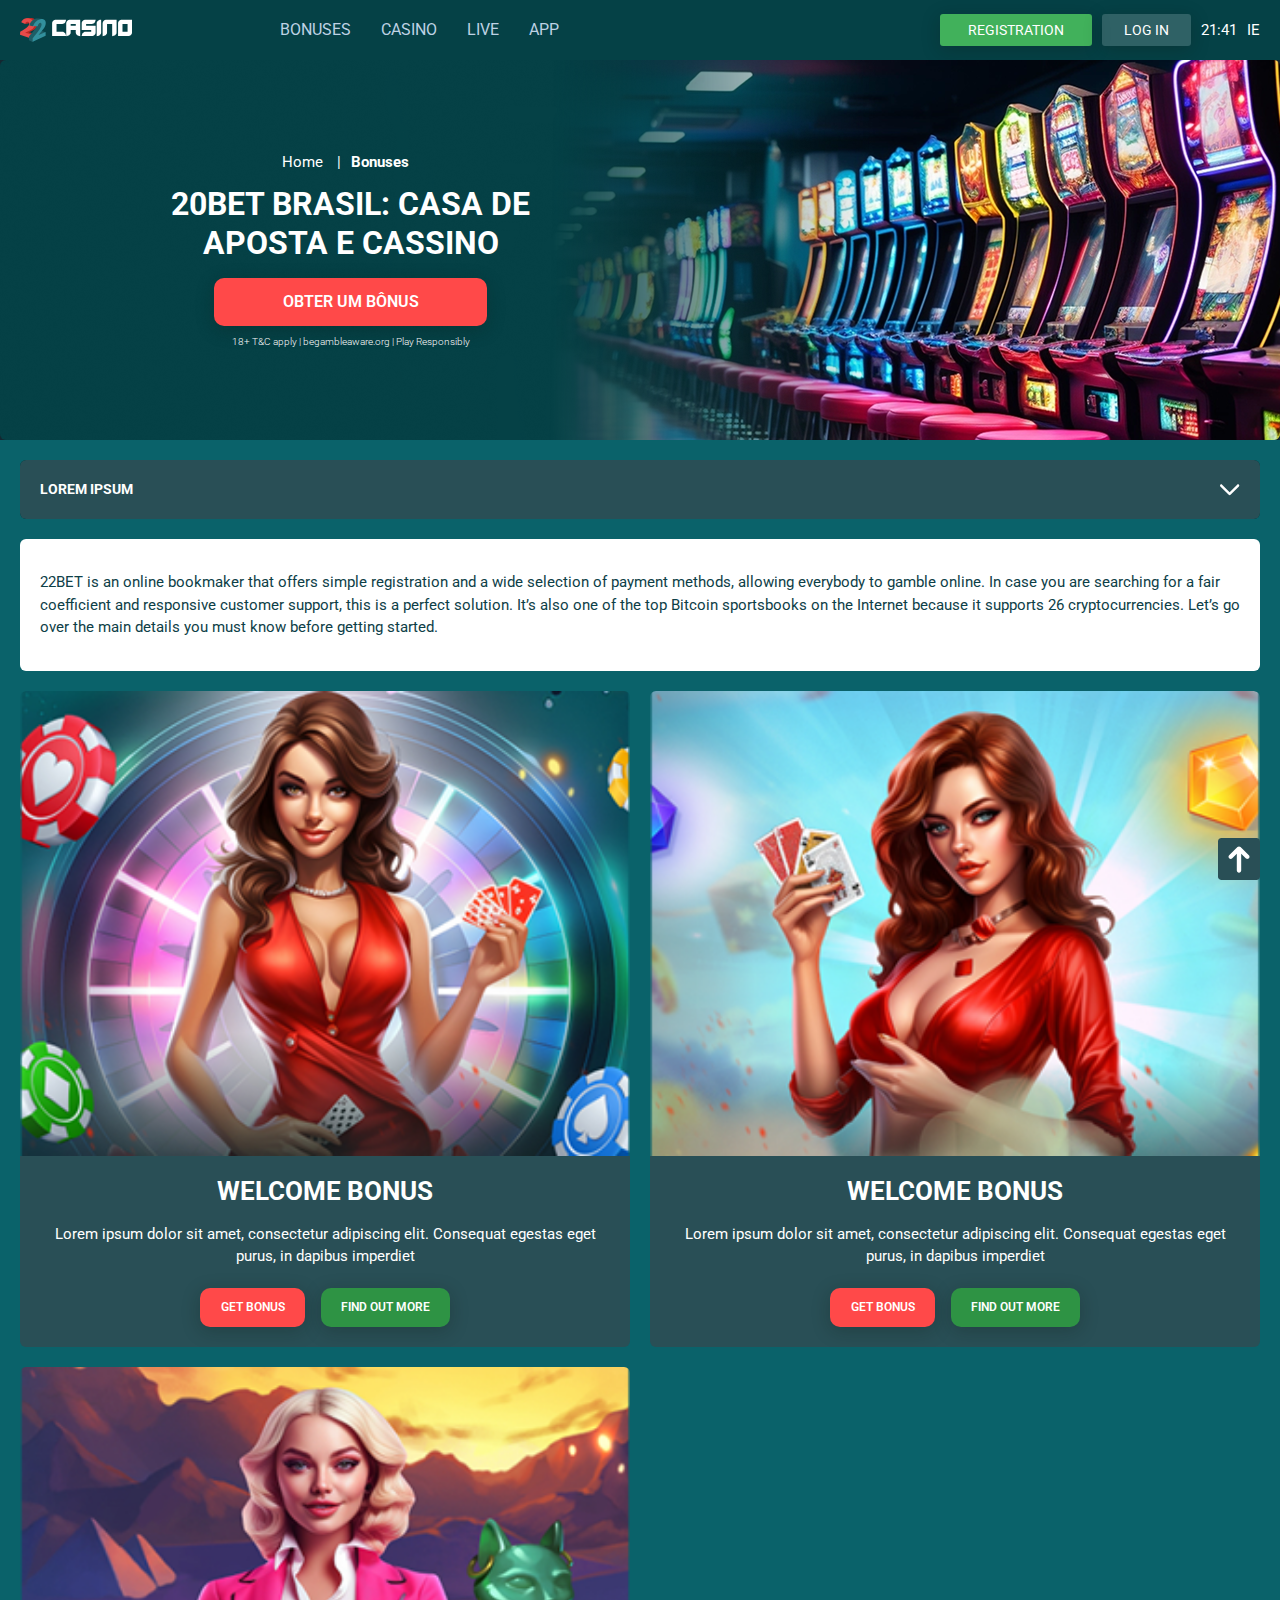
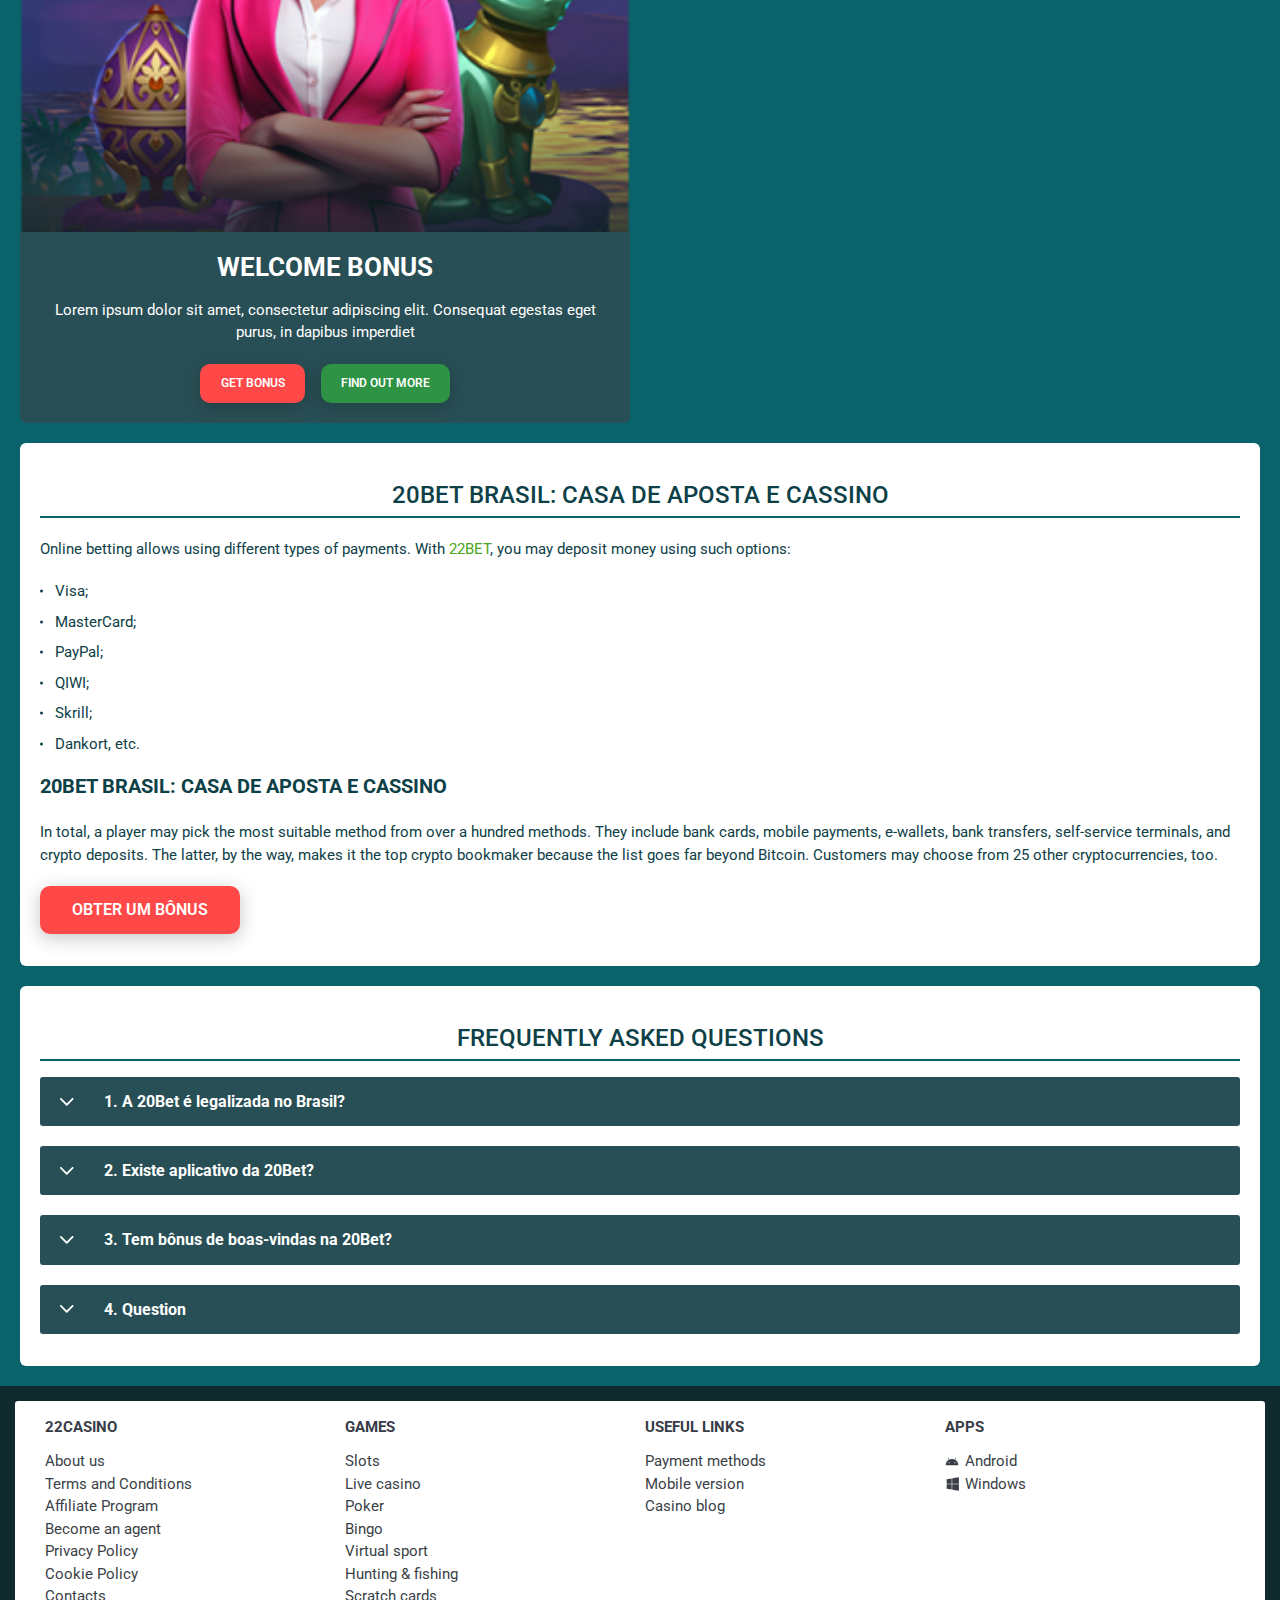
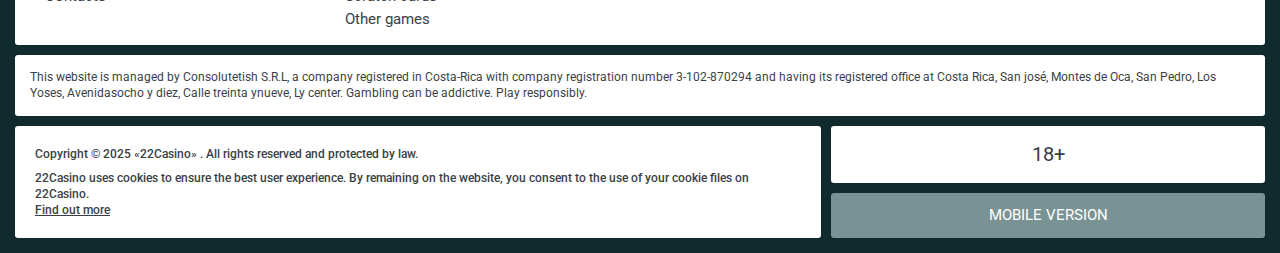
<file: bonus.html>
<!DOCTYPE html>
<html lang="ie">
  <head>
    <meta charset="UTF-8" />

    <meta name="viewport" content="width=device-width, initial-scale=1.0" />
    <title>20Bet Brasil: casa de aposta e cassino</title>
    <meta name="description" content />
    <meta property="og:site_name" content />
    <meta property="og:title" content />
    <meta property="og:type" content="website" />
    <meta property="og:url" content />
    <meta property="og:image" content />
    <meta property="og:image:alt" content />
    <meta property="og:locale" content="ie" />
    <meta property="og:description" content />
    <link rel="preconnect" href="https://fonts.googleapis.com" />
    <link rel="preconnect" href="https://fonts.gstatic.com" crossorigin />
    <link
      href="https://fonts.googleapis.com/css2?family=Poppins&family=Roboto:wght@400;500;700&display=swap"
      rel="stylesheet"
    />
    <link rel="stylesheet" href="./css/reset.css" />
    <link rel="stylesheet" href="./css/main.css" />
    <link rel="stylesheet" href="./css/media.css" />
    <link rel="icon" href="./images/favicon.png" type="image/x-icon" />
    <script
      src="https://code.jquery.com/jquery-3.6.1.min.js"
      integrity="sha256-o88AwQnZB+VDvE9tvIXrMQaPlFFSUTR+nldQm1LuPXQ="
      crossorigin="anonymous"
    ></script>
  </head>
  <body>
    <header class="header">
      <section class="content header__content">
        <a href="#" class="logo header__logo"
          ><img src="./images/logo.svg" alt="logo" title
        /></a>
        <button class="header__btn-menu">
          <svg
            width="16px"
            height="16px"
            viewBox="0 0 16 16"
            xmlns="http://www.w3.org/2000/svg"
          >
            <rect y="0" width="16" height="3" rx="1.5"></rect>
            <rect y="6.5" width="16" height="3" rx="1.5"></rect>
            <rect y="13" width="16" height="3" rx="1.5"></rect>
          </svg>
        </button>

        <nav class="menu header__menu">
          <ul class="header__menu-list">
            <li>
              <a href="#">
               Bonuses
              </a>
            </li>
            <li>
              <a href="#">
                Casino
              </a>
            </li>
            <li>
              <a href="#">
                Live
              </a>
            </li>
            <li>
              <a href="#">
               App
              </a>
            </li>
          </ul>
          <div class="header__button header__button-menu">
            <a href="#" class="button button__login-menu">log in</a>
            <a href="#" class="button button__menu">registration</a>
          </div>
        </nav>

        <a href="#" class="button button__singup">registration</a>
            <a href="#" class="button button__login">log in</a>
        <div id="clock" class="header__time">00:00</div>
        <a href="" class="header__flag">
          <span>ie</span>
        </a>
      </section>
    </header>
    <main class="main home main-page">
      <section class="hero hero__page hero__page-page">
        <div class="background background-page">
          <img src="./images/bonus/bg-bonus.png" alt="hero" title />
        </div>
        <div class="hero__wrapper hero__wrapper-page">
          <div class="hero__data hero__data-page hero__data-bonus">
            <ul
              class="breadcrumbs"
              itemscope
              itemtype="https://schema.org/BreadcrumbList"
            >
              <li
                itemprop="itemListElement"
                itemscope
                itemtype="https://schema.org/ListItem"
              >
                <a href="#" itemprop="item">
                  <span itemprop="name">Home</span></a
                >
                <meta itemprop="position" content="1" />
              </li>
              <li
                itemprop="itemListElement"
                itemscope
                itemtype="https://schema.org/ListItem"
              >
                <a href="#" itemprop="item">
                  <span itemprop="name">Bonuses</span></a
                >
                <meta itemprop="position" content="2" />
              </li>
            </ul>
            <h1 class="title general hero__title hero__title-page">
              20Bet Brasil: casa de aposta e cassino
            </h1>

            <a href="#" class="button hero__button hero__button-page">Obter um Bônus</a>
            <span class="hero__span">18+ T&C apply | begambleaware.org | Play Responsibly</span>
          </div>
        </div>
      </section>
      <section class="main__wrap main__wrap-page">
        <aside class="sidebar sidebar-left">
          <div class="sidebar-left__review">
            <div class="menu__review-desk sidebar__desk">Lorem Ipsum</div>
            <ul class="menu__review sidebar__list">
              <li><a href="#">Review of 20Bet</a></li>
                    <li><a href="#">Registration</a></li>
                    <li><a href="#">20Bet Betting </a></li>
                    <li><a href="#">Layouts and navigation</a></li>
                    <li><a href="#">Sports betting</a></li>
                    <li><a href="#">Live betting</a></li>
                    <li><a href="#">Live stream</a></li>
                    <li><a href="#">Cash out</a></li>
            </ul>
          </div>
        </aside>
        <section class="content__wrapper content__wrapper-page content__wrapper-page-app">
          <section class="content menu-review__content">
            <div class="menu__review-desk menu__review-content">
              Lorem Ipsum
            </div>
            <ul class="menu__review menu__review-list">
              <li><a href="#">Review of 20Bet</a></li>
                    <li><a href="#">Registration</a></li>
                    <li><a href="#">20Bet Betting </a></li>
                    <li><a href="#">Layouts and navigation</a></li>
                    <li><a href="#">Sports betting</a></li>
                    <li><a href="#">Live betting</a></li>
                    <li><a href="#">Live stream</a></li>
                    <li><a href="#">Cash out</a></li>
            </ul>
          </section>
          <section class="content article">
           
            <p>
              22BET is an online bookmaker that offers simple registration and a wide selection of payment methods, allowing everybody to gamble online. In case you are searching for a fair coefficient and responsive customer support, this is a perfect solution. It’s also one of the top Bitcoin sportsbooks on the Internet because it supports 26 cryptocurrencies. Let’s go over the main details you must know before getting started.
            </p>
            
          </section>
          <section class="content bonuses">
            <ul class="bonuses__list">
              <li class="bonuses__item">
                <div class="bonuses__img">
                  <img src="./images/bonus/banner-bonus1.png" alt="" title="" />
                </div>
                <div class="bonuses__desc">
                  <h2 class="title high bonuses__title">
                    WELCOME BONUS 
                  </h2>
                  <p>Lorem ipsum dolor sit amet, consectetur adipiscing elit. Consequat egestas eget purus, in dapibus imperdiet</p>
                  <div class="bonuses__buttons">
                    <a href="#" class="button bonuses__button">Get Bonus</a>
                    <a href="#" class="button bonuses__button">Find out more</a>
                    
                  </div>
                  
                </div>
              </li>
              <li class="bonuses__item">
                <div class="bonuses__img">
                  <img src="./images/bonus/banner-bonus2.png" alt="" title="" />
                </div>
                <div class="bonuses__desc">
                  <h2 class="title high bonuses__title">
                    WELCOME BONUS 
                  </h2>
                  <p>Lorem ipsum dolor sit amet, consectetur adipiscing elit. Consequat egestas eget purus, in dapibus imperdiet</p>
                  <div class="bonuses__buttons">
                    <a href="#" class="button bonuses__button">Get Bonus</a>
                    <a href="#" class="button bonuses__button">Find out more</a>
                    
                  </div>
                  
                </div>
              </li>
              <li class="bonuses__item">
                <div class="bonuses__img">
                  <img src="./images/bonus/banner-bonus3.png" alt="" title="" />
                </div>
                <div class="bonuses__desc">
                  <h2 class="title high bonuses__title">
                    WELCOME BONUS 
                  </h2>
                  <p>Lorem ipsum dolor sit amet, consectetur adipiscing elit. Consequat egestas eget purus, in dapibus imperdiet</p>
                  <div class="bonuses__buttons">
                    <a href="#" class="button bonuses__button">Get Bonus</a>
                    <a href="#" class="button bonuses__button">Find out more</a>
                   
                  </div>
                  
                </div>
              </li>
            </ul>
          </section>
          <section class="content article">
            <h2 class="title high article__title">
              20Bet Brasil: Casa de Aposta e Cassino
            </h2>
            <p>
              Online betting allows using different types of payments. With
              <a href="#" class="article__links">22BET</a>, you may deposit money using such options:
            </p>
            <ul class="article__list">
              <li>Visa;</li>
              <li>MasterCard;</li>
              <li>PayPal;</li>
              <li>QIWI;</li>
              <li>Skrill;</li>
              <li>Dankort, etc.</li>
            </ul>

            <h3>20Bet Brasil: Casa de Aposta e Cassino</h3>
           
            <p>
              In total, a player may pick the most suitable method from over a
              hundred methods. They include bank cards, mobile payments,
              e-wallets, bank transfers, self-service terminals, and crypto
              deposits. The latter, by the way, makes it the top crypto
              bookmaker because the list goes far beyond Bitcoin. Customers may
              choose from 25 other cryptocurrencies, too.
            </p>
            <a href="#" class="button article__button">Obter um Bônus</a>
          </section>
          <section class="content faq">
            <h2 class="title high faq__title">Frequently Asked Questions</h2>
            <ul class="faq__list " itemscope itemtype="https://schema.org/FAQPage">
              <li class="faq__item"  itemscope itemprop="mainEntity" itemtype="https://schema.org/Question">
                <h3 class="title medium faq__subtitle js-button-expander"  itemprop="name">1. A 20Bet é legalizada no Brasil?
                 </h3>
                <div  class="faq__answer js-expand-content" itemscope  itemprop="acceptedAnswer" itemtype="https://schema.org/Answer">
                  <p  itemprop="text">
                    Sim, a casa de apostas tem licença emitida por Curaçao, que é reconhecida no Brasil e a permite atuar por aqui.
                  </p>
                </div>
              </li>
              <li class="faq__item"  itemscope itemprop="mainEntity" itemtype="https://schema.org/Question">
                <h3 class="title medium faq__subtitle js-button-expander"  itemprop="name">2. Existe aplicativo da 20Bet?</h3>
                <div class="faq__answer js-expand-content" itemscope  itemprop="acceptedAnswer" itemtype="https://schema.org/Answer">
                  <p  itemprop="text">
                    Sim, disponível para sistemas operacionais iOS e Android.
                  </p>
                </div>
              </li> 
              <li class="faq__item"  itemscope itemprop="mainEntity" itemtype="https://schema.org/Question">
                <h3 class="title medium faq__subtitle js-button-expander"  itemprop="name">3. Tem bônus de boas-vindas na 20Bet?</h3>
                <div class="faq__answer js-expand-content" itemscope  itemprop="acceptedAnswer" itemtype="https://schema.org/Answer">
                  <p  itemprop="text">
                    O pacote especial para novos usuários da 20Bet paga 100% sobre o primeiro depósito, com limite de 600 BRL. 
                  </p>
                </div>
              </li> 
              <li class="faq__item"  itemscope itemprop="mainEntity" itemtype="https://schema.org/Question">
                <h3 class="title medium faq__subtitle js-button-expander"  itemprop="name">4. Question</h3>
                <div class="faq__answer js-expand-content" itemscope  itemprop="acceptedAnswer" itemtype="https://schema.org/Answer">
                  <p  itemprop="text">
                    Sim, a casa de apostas tem licença emitida por Curaçao, que é reconhecida no Brasil e a permite atuar por aqui.
                  </p>
                </div>
              </li> 
            </ul>
          </section>
        </section>
        <div class=""  onclick="scrollToTop()">
          <button class="main__arrow" id="scrollToTopBtn"></button>
        </div> 
      </section>
    </main>
    <footer class=" footer ">
      <section class=" footer__content">
        <ul class="footer__menu">
          <li>
            <div>22casino</div>
            <ul class="footer__info">
              <li><a href="#">About us
              </a></li>
              <li><a href="#">Terms and Conditions</a></li>
              <li><a href="#">Affiliate Program
              </a></li>
              <li><a href="#">Become an agent
              </a></li>
              <li><a href="#">Privacy Policy
              </a></li>
              <li><a href="#">Cookie Policy
              </a></li>
              <li><a href="#">Contacts</a></li>
            
            </ul>
          </li>
          <li>
            <div>Games</div>
            <ul class="footer__info">
              <li><a href="#">Slots</a></li>
              <li><a href="#">Live casino</a></li>
              <li><a href="#">Poker</a></li>
              <li><a href="#">Bingo</a></li>
              <li><a href="#">Virtual sport</a></li>
              <li><a href="#">Hunting & fishing</a></li>
              <li><a href="#">Scratch cards</a></li>
              <li><a href="#">Other games</a></li>
            </ul>
          </li>
          <li>
            <div>Useful Links</div>
            <ul class="footer__info">
              <li><a href="#">Payment methods</a></li>
              <li><a href="#">Mobile version</a></li>
              <li><a href="#">Casino blog</a></li>
            </ul>
          </li>
          <li>
            <div>APPS
            </div>
            <ul class="footer__info">
              <li><a href="#" class="footer__android">Android</a></li>
              <li><a href="#" class="footer__windows">Windows</a></li>
              
            </ul>
          </li>
        </ul>
      <div class="footer__wrapper">
        
       <div class="footer__desc">
       <p>This website is managed by Consolutetish S.R.L, a company registered in Costa-Rica with company registration number 3-102-870294 and having its registered office at Costa Rica, San josé, Montes de Oca, San Pedro, Los Yoses, Avenidasocho y diez, Calle treinta ynueve, Ly center. Gambling can be addictive. Play responsibly.</p></div>
      </div>
        
          <div class="footer__text">
            
            <p>Copyright &copy;  2025 «22Casino» . All rights reserved and protected by law.</p>
            <p>22Casino uses cookies to ensure the best user experience. By remaining on the website, you consent to the use of your cookie files on 22Casino. <a href="#" class="footer__desc-link"> Find out more</a></p>
          </div>
         
       <div class="footer__information">
       
       
         <div class="footer__age"> 18+
        </div>
        <div class="footer__mob"><a href="#">MOBILE VERSION</a></div>
      </div>
        
       
       
       
      </section>
    </footer>

    <script src="./js/sidebar.js" defer></script>
    <script src="./js/expander.js" defer></script>
    <script src="./js/mobile-menu.js" defer></script>
    <script src="./js/clock.js" defer></script>
    <script src="./js/arrowUp.js" defer></script>
  </body>
</html>
</file>
<file: css/main.css>
html {
  -webkit-text-size-adjust: 100%;
  scroll-behavior: smooth;
  overflow-x: hidden;
}

body {
  display: block;
  position: relative;
  width: 100%;
  background: #0A626A;
  font-family: "Roboto", sans-serif;
  font-size: 15px;
  font-weight: 400;
  line-height: 22.5px;
  text-align: left;
  color: #0D4047;
}

.content {
  display: block;
  position: relative;
  width: 100%;
  max-width: 1020px;
  overflow: hidden;
  border-radius: 6px;
  background: #FFFFFF;

  padding:32px 20px;
  margin: 0 auto 20px auto;
}

h1,
h2,
h3,
h4,
.title {
  display: block;
  position: relative;
  font-size: 32px;
  font-weight: 700;
  line-height: 38.4px;
  text-align: left;
  color: #ffffff;
}

h1,
.title.general {
  text-transform: uppercase;
}

h2,
.title.high {
  position: relative;
  display: flex;
  align-items: center;
  justify-content: center;
  font-weight: 500;
  font-size: 24px;
  line-height: 28.8px;
  color: #0D4047;
  border-bottom: 2px solid #0A626A;
  text-transform: uppercase;

  padding: 6px 20px;
}

h3,
title.medium {
  font-size: 20px;
  line-height: 30px;
  text-align: left;
  color:#0D4047;}

article > *,
.article > *,
.desk > * {
  margin-top: 20px;
}

article > *:first-child,
.article > *:first-child,
.desk > *:first-child {
  margin-top: 0 !important;
}

article > h2,
.article > h2,
.desk > h2 {
  margin-top: 16px;
}

article > h3,
.article > h3,
.desk > h3 {
  margin-top: 16px;
}

.button {
  position: relative;

  min-width: 273px;
  height: 48px;
  border-radius: 10px;
  background: #FF4949;
  overflow: hidden;
  font-size: 16px;
  font-weight: 600;
  line-height: 20.48px;
  text-align: center;
  text-decoration: none;
  text-transform: uppercase;
  color: #ffffff;
  white-space: nowrap;
  cursor: pointer;
  box-shadow: 0px 4px 18px 0px #0E181140;
  padding: 14px 68.5px;
  margin: 0 auto;

  transition: all 0.5s;
}

.button:hover {
  transform: scale(1.1);
}

.header,
.main,
.footer {
  display: flex;
  position: relative;
  justify-content: space-between;
  align-items: center;

  max-width: 1600px;
  max-width: 100%;

  margin: 0 auto;
}

.background {
  display: block;
  position: absolute;
  bottom: 0;
  left: 0;
  height: 100%;
  width: 100%;
  overflow: hidden;
}

.background img {
  position: relative;
  width: 100%;
  height: 100%;
  object-fit: cover;
  border-radius: 6px;
}

.images img {
  border-radius: 6px;
  width: 100%;
  height: 100%;
  overflow: hidden;
}

/* -------------------HEADER---------------- */
.header {
  position: fixed;
  top: 0;
  left: 0;
  right: 0;
  width: 100%;
  z-index: 100;
  background: #054146;
}

.header__content {
  position: relative;
  display: flex;
  flex-direction: row;
  align-items: center;
  justify-content: space-between;
  max-width: 1600px;
  max-height: 60px;
  border-radius: 0;
  background: #054146;

  padding: 18px 30px;
  margin: 0 auto;
}

.logo {
  display: block;
  position: relative;
  max-width: 113px;
  flex: 0 0 113px;
  margin-right: 147px;
}

.logo img {
  display: block;
  position: relative;
  width: auto;
  max-height: 24px;
}

.logo:hover {
  transform: scale(1.1);
}
.header__menu {
  display: flex;
  white-space: nowrap;
}

.header__menu-list {
  display: flex;
  justify-content: center;
  align-items: center;
  white-space: nowrap;
  flex: 1 1 auto;
  gap: 30px;
  
}
.header__menu-list li {
  display: block;
  
}

.header__menu-list li a {
  display: inline-flex;
  position: relative;
  align-items: center;
  font-weight: 400;
  font-size: 16px;
  line-height:20.48px;
  text-transform: uppercase;
  color: #BED2E4;
  transition: all 0.5s;
  padding: 20px 0;
}

.header__menu-list a:hover {
  color: #41b15b;
}

.menu a {
  display: none;
}

span {
  display: inline-block;
}

.header__menu-list a img {
  width: 24px;
  height: 24px;
  vertical-align: middle;
}

.header__menu-list a span:last-child {
  margin-left: 16px;
}

.header__flag span:first-child {
  flex: 0 1 24px;
}

.header__flag {
  margin-left: 10px;
  color: #ffffff;
  text-transform: uppercase;
 
}

.button__login {
  margin-left: auto;
}

.button__login {
  min-width: 88px;
  height: 32px;
  font-size: 14px;
  font-weight: 400;
  line-height: 16.41px;
  border-radius: 3px;
  background: #FFFFFF2B;
  padding: 8px 22px;
  margin: 0 ;
  border: none;
}

.button__singup {
  min-width: 152px;
  height: 32px;
  font-size: 14px;
  font-weight: 400;
  line-height: 16.41px;
  margin: 0;
  margin: 0 10px 0 auto;
  padding: 8px 27px;
  border-radius: 3px;
  background: var(--2, #41B15B);

}

.button__singup:hover {
  background: #416064;
}
.header__time {
  color: #ffffff;
  position: relative;
  
  margin-left: 10px;
}

.button__login:hover {
  background: #41b15b;
}

.header__btn-menu {
  display: block;
  flex: 0 1 auto;
  min-width: 0;
  border: 1px solid #ffffff;
  border-radius: 10px;
  background: #33636B;
  padding: 12px;
  margin-left: 12px;
  order: 3;
}

svg {
  position: relative;
  fill: #ffffff;
  line-height: 1;
  vertical-align: 1;
}

/* ------------------ MAIN------------- */
.main.home {
  display: flex;
  margin-bottom: 30px;
}

.main__wrap {
  display: flex;
  position: relative;
  flex: 1 1 100%;
  justify-content: center;
  align-items: stretch;
  max-width: 1600px;
  padding: 20px 30px;
  margin: 0 auto;
}

/*--------------------MAIN__SIDEBAR-------------- */

.sidebar {
  position: relative;
  align-self: stretch;

  flex: 0 0 240px;
}

.sidebar {
  align-self: stretch;
  position: sticky;
  flex: 0 0 240px;
  top: 80px;
  bottom: 20px;
  height: calc(100vh - 110px);
  overflow: auto;
}

.sidebar::-webkit-scrollbar {
  display: none;
}

.sidebar-left__review {
  overflow: hidden;
  border-radius: 6px;
  background: #054146;border: 1px solid #FFFFFF66;


  
}

.sidebar-left__quik {
  margin-bottom: 24px;
}

.menu__review-desk {
  position: relative;
  background: #294F56;
  font-weight: 700;
  font-size: 14px;
  line-height: 19.07px;
  text-transform: uppercase;
  color: #ffffff;
  padding: 10px 20px;
}

.menu__review li {
  position: relative;
  padding: 8px 16px;
}


.menu__review li {
  padding: 8px 20px;
}

.menu__review li:not(:last-child){
  border-bottom: 1px solid  #294F56;
}



.menu__review li a {
  position: relative;
  color: #ffffff;
  font-weight: 300;
  font-size: 14px;
  line-height: 16px;
 
}

.menu__review li:hover a{
  color:#41B15B;
  font-weight: 700;
}


.menu__links li a img {
  vertical-align: middle;
  margin-right: 8px;
}

.sidebar__review {
  margin-top: 20px;
}

.menu__review-content::after,
.menu__review-desk::after {
  content: "";
  position: absolute;
  right: 12px;
  top: 50%;
  transform: translateY(-50%);
  width: 15px;
  height: 15px;
  background: url(../images/faq-arrowDown.svg)no-repeat center center /
    contain;
    transition: transform 0.3s ease-in-out;
}

.menu__review-content::after {
  width: 20px;
  height: 20px;
  right: 20px;
}

.menu__review-content.active::after,
.menu__review-desk.active::after {
  transform: translateY(-50%) rotate(180deg);
}

.menu-review__content {
  display: none;
  padding: 0;
  margin-bottom: 20px;
  background: #054146;

}

.menu__review-content {
  position: relative;
  padding: 20px;
  border-radius: 6px;
 
}


.menu__review-content.active {
  border-bottom-left-radius: 0;
  border-bottom-right-radius: 0;
}

.menu__review li a {
  position: relative;
  white-space: nowrap;
}



.menu__review-list {
  padding: 0;
}
.menu__review-list li {
  padding: 8px 16px;
}
.content__wrapper {
  margin: 0 10px;

  flex: 0 1 calc(100% - 240px * 2 - 10px * 2);
}


.sidebar__cards {
  display: flex;
  flex-direction: row;
  flex-wrap: wrap;
  gap: 10px;
}

.sidebar__cards {
  display: flex;
  flex-direction: row;
  flex-wrap: wrap;

  gap: 10px;
}

.sidebar__cards img {
  display: block;
  width: 100%;
  height: 100%;
}

.sidebar__cards a img {
  position: relative;
  min-height: 96px;
  display: block;
  border-top-left-radius: 3px;
  border-top-right-radius: 3px;
  border-radius: 5px;
}

.sidebar__text {
  position: absolute;
  bottom: 0px;
  background: #2DB155;
  border-bottom-left-radius: 3px;
  border-bottom-right-radius: 3px;
  border-radius: 5px;
  color: #ffffff;
  font-weight: 500;
  font-size: 13px;
  line-height: 15.73px;
  text-transform: uppercase;
  overflow: hidden;

  padding: 7px;
  width: 100%;display: flex;justify-content: center;

}




/* -----------hero ----------- */
.content__wrapper {
  position: relative;
  top: 80px;

  margin-left: 20px;
  margin-right: 20px;
}

.hero {
  padding: 0;
  height: 380px;
  display: flex;
  align-items: center;
  width: 100vw;
  padding-top: 24px;
  padding-bottom: 24px;
  padding-left: calc(50% - 492px);
  padding-right: calc(50% - 492px);
}


.hero__wrapper {
  display: flex;
  align-items: center;
}

.hero__data {
  display: block;
  position: relative;
  max-width: 500px;
  padding: 32px 32px 32px 0;
  align-items: center;
}

.hero__title {
  margin-bottom: 16px;
 
  text-align: center;
}

.hero__data p {
  color: #ffffff;
  text-align: center;
}

.hero__rating {
  display: flex;
  font-weight: 700;
  align-items: center;
  justify-content: center;
  text-transform: uppercase;
  color: #ffffff;
  margin-bottom: 6px;
}

.hero__rating p {
  margin-right: 10px;
  font-weight: 400;
}
.hero__button {
  width: 273px;
  display: block;
  margin-top: 16px;
  margin-bottom: 8px;
  margin-left: auto;
}
.hero__data span {
  font-size: 15px;
 
  line-height: 18px;

  color: #ffffff;
}

.hero__data .hero__span {
  display: block;
  font-weight: 300;
  font-size: 10px;
  line-height: 15px;
  color: #ffffff;
  text-align: center;
}

/* ---------------games---------------- */
.games {
  background: transparent;
  padding: 0;
  margin-bottom: 20px;
}

.games__list {
  display: grid;
  grid-template-columns: repeat(3, 1fr);
  gap: 20px;
  width: 100%;
}

.games__list li a img{
  display: block;
  width: 100%;
  
}

.games__list li a div{
  display: flex;justify-content: center;
  align-items: center;
  background: #294F56;
  color:#ffffff;
  text-transform: uppercase;
  border-bottom-right-radius: 6px;
  border-bottom-left-radius: 6px;
  font-size: 18px;font-weight: 700;line-height: 21.6px;
  padding: 12px;
}

/* --------------------features----------- */

.features {
 
  gap:20px;
 width: 100%;
 height: auto;
 background: #ffffff;
 border-radius: 6px;
 padding: 20px;
 margin-bottom: 20px;

}

.features .features__title{
 
  margin-bottom: 20px;
  
}

.features__content{
  display: flex;
  gap:20px;

}

.features__wrapp {
 position: relative;
 display: flex;
 flex-direction: column;
 overflow: hidden;
 width: 50%;
 
}

.features__banner {
 position: relative;
 top: 0;
 left: 0;
 align-items: center;
 flex-direction: column;
}

.features-banner__background {
 position: relative;
 height: 100%;
 border-radius: 6px;
}

.features-banner__background img {
 display: block;
 position: relative;
 width: 100%;
 
 border-radius: 6px;
 background-size: cover;
 background-position: center;
 
}


.features-banner__data {
 display: flex;
 position: absolute;
 justify-content: center;
 align-items: center;
 flex-direction: column;
 bottom: 0;
 left: 0;right: 0;
 background: #294F56;
 height: auto;
 text-align: center;
 border-radius: 6px;
 border-top-left-radius: 0;
 border-top-right-radius: 0;
 padding:58px;
 z-index: 3;
 
}

.features-banner__title {
 font-size: 32px;
 font-weight: 700;
 line-height: 38.4px;
 text-align: center;
 margin-bottom: 13px;
 color: #FFFFFF;
 white-space: nowrap;
 text-decoration: none;
 margin-bottom: 32px;
 border: none;
 padding: 0;
}

.features-banner__title span {
 font-size: 20px;
 font-weight: 500;
 line-height: 30px;
 color: #ffffff;
 margin-top: 20px;
 text-transform: none;
}

.features__button{
 
 z-index: 3;
 background: #FF4949;

 min-width: 200px;
 box-shadow: 0px 4px 18px 0px #0E181140;
 padding: 14px 32px;
 margin-right: 0;
 margin-left: 0;
}

.features__button:hover{
transform: scale(1.1);}

.features__span{
  color:#FFFFFF;
  font-weight: 400;font-size: 12px;line-height: 18px;
  margin-top: 8px;
}

.features-banner__button {
 margin-left: 0;
 margin-right: 0;
}

.content__wrapp {
 display: flex;
 flex-direction: column;
 width: 50%;
 gap:20px;
 

}

.features__list {
 position: relative;
 background: #294F56;
 border-radius: 6px;
 
}


.features__list li,.features__table tr
 {
 display: flex;
 flex-direction: row;
 align-items: center;
 position: relative;
 border-radius: 6px;

 color:#FFFFFF;

  padding: 9px 20px;
 
}

.features__list li + li, .features__table tr + tr{
  margin-top: 6px;
}


.features__table td:nth-child(1) {
 font-weight: 700;

 text-transform: uppercase;
}

.features__list li::before {
 content: "";
 display: block;
 position: relative;
 min-width: 24px;
 height: 24px;
 background: url(../images/main/features-icon.svg) no-repeat center
   center/contain;
 vertical-align: middle;
 margin-right: 20px;
}



.features__table table {
 width: 100%;
}


.features__table tr:first-child {
 margin-top: 0;
}
.features__table td {
 width: 50%;
 white-space: normal;
}

.features__table td:nth-child(2) {
 
  padding-left: 10px;
}
   

/* ----------------review------------- */

.article {
  display: flex;
  flex-direction: column;
}
.article ul li {
  position: relative;
  padding-left: 15px;
}

.article ul li + li {
  margin-top: 8px;
}

.article ul li::before {
  content: "";
  position: absolute;
  left: 0;
  top: 50%;
  transform: translateY(-50%);
  width: 4px;
  height: 1px;
  border-radius: 50%;
  background: #0D4047;
}

.article__button {
  min-width: 200px;
  margin: 20px auto 0 auto;
  background: #FF4949;
  box-shadow: 0px 4px 18px 0px #0E181140;

  padding: 14px 32px;
  margin-left: 0;
}

.article h3 {
  
  text-transform: uppercase;
}

.article__links {
  color:#4EA522;
}

/* для нумерованного списка */

.article ol {
  counter-reset: ol;
  position: relative;
  
}

.article ol li {
  counter-increment: ol; 
  position: relative; 
  padding-left: 20px;}

.article ol li::before {
  content: counter(ol) "."; 
  display: inline-block;
  position: absolute;
  font: inherit;
  font-weight: 700;
  color: inherit;
  left: 0;
  top: 50%;
  transform: translateY(-50%);
}

/* ------------sidebar-right----------- */

.menu__casino {
  display: flex;
  flex-wrap: wrap;
  gap: 8px;
  align-items: center;
  padding: 8px;
}

.menu__casino li a {
  border-radius: 10px;
  overflow: hidden;
}

.menu__casino li a img {
  display: block;
  border-radius: 12px;
}

.main__sidebar-right {
  margin-bottom: 0;
}
/* --------------rating------------------- */
.rating__table {
  /* display: flex; */
  width: 100%;
  margin-top: 16px;
}

.rating__table tbody {
  width: 100%;
}

.table td {
  display: flex;
  font-weight: 700;
  text-transform: uppercase;
  vertical-align: middle;
  text-align: center;
}



.rating__table table {
  width: 100%;
  
}

.rating__table tr {
  display: flex;
  justify-content: space-between;
  align-items: center;
  text-transform: uppercase;
  background: #294F56;
  box-shadow: 0px 4px 4px 0px #00000040;
  color: #ffffff;
  font-size: 16px;
  line-height: 24px;
  border-radius: 3px;
  padding: 13px 32px;
}

.rating__table tr + tr {
  margin-top: 8px;
  
}

.table tr td:nth-child(1) {
  flex: 0 0 280px;
}

.table tr td:nth-child(3) {
  flex: 0 1 60px;
  margin-left: auto;
}

.rating__table img {
  display: block;
  height: auto;
  width: 100%;
  height: 24px;

}

.rating__table img + img {
  margin-left: 8px;
}

.ratings__button
 {
  min-width: 200px;
  display: inline-block;
  color: #ffffff;
  background: #FF4949;
  box-shadow: 0px 4px 4px 0px #00000040;
  padding: 14px 32px;
  margin-top: 20px;
}
/* ----------faq----------------------- */
.faq{margin-bottom: 0;}

.faq__subtitle {
  position: relative;
  font-weight: 700;
  font-size: 16px;
  line-height: 19.2px;
  text-align: left;
  background: #294F56;
  border-radius: 3px;
  color: #ffffff;
  cursor: pointer;
  padding: 15px 12px 15px 64px;
}

.faq__list li + li {
  margin-top: 20px;
}

.faq__title {
  margin-bottom: 16px;
}

.faq__subtitle::after {
  content: "";
  display: block;
  position: absolute;
  top: 50%;
  transform: translateY(-50%);
  left: 20px;
  width: 14px;
  height: 14px;
  background: url(../images/faq-arrowDown.svg) no-repeat center center / contain;
  transition: transform 0.3s ease-in-out;
}

.faq__subtitle.active::after {
  transform: translateY(-50%) rotate(180deg);
}

.faq__item {
  position: relative;
}

.faq__subtitle.active {
  transition: all 0.5s;
  
}

.faq__answer {
  position: relative;
  color: #0D4047;
  padding: 13px 20px;
  border-radius: 6px;
  border-top-right-radius: 0;
  border-top-left-radius: 0;
  
}

.js-expand-content {
  display: none;
  overflow: hidden;
}

.js-expand-content.expanded {
  height: 100%;
}

/* ---------main__arrow------ */
.main__arrow {
  display: block;
  position: fixed;
  width: 42px;
  height: 42px;
  right: 20px;
  bottom: 20px;

  background: url(../images/ArrowUp.svg) no-repeat center center / contain;
  z-index: 100;
}

/* ------------footer----------------- */
.footer {
  display: flex;
  position: relative;
  margin-top: 60px;
}

.footer__content {

  padding: 10px;
  max-width: 1600px;
  margin-left: auto;
  margin-right: auto;
  background: transparent;
  display: flex;
  flex-wrap: wrap;
  flex-direction: row;
  align-items: stretch;
  width: auto;
  background: #102A2E;

}

.footer__content > *{
  background: #fff;
  
    border-radius: 3px;
    margin: 5px;
}
.footer__menu {
  display: flex;
  justify-content: space-between;
  flex-wrap: wrap;
  padding: 15px 30px;
}

.footer__menu div {
  font-weight: 700;
  color: #373c47;
  margin-bottom: 12px;
  text-transform: uppercase;
}

.footer__menu li {
  position: relative;
  color: #3A3F47;
  
  flex: 0 1 calc((100% - 30px) / 4);
}
.footer__info {
  position: relative;
}


.footer__info a {
  color: inherit;
}


.footer__text p {
  font-size: 12px;
  font-weight: 500;
  line-height: 16px;
}

.footer__text p + p {
  margin-top: 8px;
}

.footer__wrapper {
  display: flex;
 
  gap: 10px;
  background: transparent;
}

.footer__image {
  padding: 10px 33px;
  flex: 0 0 166px;
  display: flex;
  align-items: center;
  justify-content: center;
  background: #ffffff;
  border-radius: 3px;
}

.footer__image img {
  max-width: 100px;
}

.footer__desc {
  background: #ffffff;
  border-radius: 3px;
  padding: 15px;
}



.footer__desc p {
  color: #3A3F47;
  font-size: 12px;
  font-weight: 400;
  line-height: 15.6px;
}

.footer__desc-link {
  color: #3A3F47;
  text-decoration: underline;
}


.footer__text {
  
  color: #3A3F47;
 
  padding: 20px;
  
  flex: 0 1 calc(100% - 434px  - 20px);
}
.footer__text p {
  display: flex;
  flex-direction: column;
}



.footer__links {
  display: flex;
  flex-direction: row;
}

.footer__links {
 background: #ffffff; 
  border-radius: 3px;
  padding: 8px;
  justify-content: center;
  align-items: center;
  gap: 21px;
 
  flex: 0 1 calc(100% - 54px - 10px);
}
.footer__android, .footer__windows{
  position: relative;
  padding-left: 20px;
}

.footer__android::before,.footer__windows::before{
  content: '';
  display: block;
  position: absolute;
  left: 0;
  top:50%;
  transform: translateY(-50%);
  width: 14px;
  height: 14px;
  background: url(../images/android.svg) no-repeat center center / contain;
}

.footer__windows::before{
  background: url(../images/windows.svg) no-repeat center center / contain;
}

.footer__links li a img {
  width: 32px;
  height: 32px;
  vertical-align: middle;
}


.footer__age {
  display: flex;
  justify-content: center;
  align-items: center;
  width:100%;
  height: 48px;
  height: auto;
  color:#373C47;
  background: #FFFFFF;
  border-radius: 3px;display: flex;
 justify-content: center;
 align-items: center;
  font-size: 20px;line-height: 23.44px; 
  padding: 13px; 
}

.footer__information {
  text-align: center;
  display: flex;
  align-items: stretch;
  
  flex-wrap: wrap;
  
  flex: 0 1 434px;
  background: transparent;
}

.footer__mob {
  background: #799293;
  border-radius: 3px;
  padding: 8px;
  margin-top: 10px;
  display: flex;
  align-items: center;
  justify-content: center;
  width: 100%;
}

.footer__mob a{
  color: #ffffff;
}


/* --------------bonus page------------- */
.breadcrumbs {
  display: flex;
  text-align: center;
  justify-content: center;
  margin-bottom: 12px;
  white-space: nowrap;
}

.breadcrumbs li:not(:last-child) a {
  padding-left: 0;
}

.breadcrumbs li a {
  font-weight: 400;
  color: #ffffff;
  padding: 10px;
}

.breadcrumbs li:first-child a:hover {
  color: #ff6b00;
}

.breadcrumbs li:last-child a {
  font-weight: 700;
}

.breadcrumbs > li:not(:last-child):after {
  content: "|";
  position: relative;
  color: #ffffff;
}

.main-page.home {
  top: 60px;
  display: block;
}

.main__wrap-page {
  justify-content: flex-start;
}

.home .hero__page {
  position: relative;
  width: 100vw;
  display: flex;
  justify-content: start;
  align-items: center;
  background: linear-gradient(
    to right,
    rgba(23, 25, 35, 0.8) 100%,
    rgba(23, 25, 35, 0.6) 40%,
    rgba(23, 25, 35, 0.2) 70%,
    rgba(23, 25, 35, 0.8) 80%
  );
  padding-top: 24px;
  padding-bottom: 24px;
  padding-left: calc(50% - 510px);
  padding-right: calc(50% - 510px);
}

.home .hero__page.hero__page-page{
  justify-content: start;
}

.hero__data-bonus{
  max-width: 473px;
}


.content__wrapper-page {
  top: 0;
}

.content.bonuses {
  padding: 0;
  background: none;
  border:none;
  box-shadow: none;
}

.bonuses__list {
  display: flex;
  flex-direction: row;
  gap: 20px;
  display: grid
;
    grid-template-columns: repeat(3, 1fr);
}

.bonuses__item {
  display: flex;
  background: transparent;
  flex-direction:column;
  width: 100%;
  border-radius: 6px;
  padding: 0;
  overflow: hidden;
  
}



.bonuses__item > * {
  position: relative;
}

.bonuses__item + .bonuses__item {
  margin-top: 0;
}

.bonuses__item:before {
  display: none;
}

.bonuses__img img {
  display: block;
  height: 100%;
  width: 100%;
}

.bonuses__desc {
  padding: 40px 20px 24px 20px;
  background: #294F56;
  width: 100%;
  text-align: center;
}
.bonuses__desc p {
  color: #ffffff;
  margin-bottom: 20px;
  font-size: 15px;
  line-height: 22.5px;
}

.title.bonuses__title {
  flex-direction: column;
  text-align: center;
  color: #ffffff;
  border: none;
  font-size: 26px;
  line-height:31.2px;
  font-weight: 700;
  position: relative;
  margin-bottom: 16px;
  background: transparent;padding: 0;
}

.title.bonuses__title::before,.title.bonuses__title::after {
  display: none;
}


.bonuses__buttons {
  display: flex;
  justify-content: center;
  
  gap: 16px;
  
}

.bonuses__button {
  min-width: 105px;
  margin-left: 0;
  margin-right: 0;
  font-size: 12px;
  color: #ffffff;
  padding: 12px 20px;
 line-height: 15.36px;
  font-weight: 600;
  height: 39px;
  
}

.bonuses__button:first-child {
  background: #FF4949;
  
}

.bonuses__button:first-child:hover {
  background: #2E9344;

}

.bonuses__button:last-child {
  
  background: #2E9344;

 
}

.bonuses__button:last-child:hover {
  background: #FF4949;
}

.article .article__list li::before{
  width: 3px;height: 3px;
}



/* --------------------app-page------------- */
.hero__page-app{
  height: 600px;
  height: auto;
}


.hero__data-app p{
  text-align: center;
}

.hero__title-app{
text-align: center;
}

.home .hero.hero__page-app{
  justify-content: flex-start;
  align-items: center;
}
.breadcrumbs-app{
  justify-content: center;
}
</file>
<file: css/media.css>
@media screen and (max-width: 480px) {
  .content {
    margin-left: 0;
    margin-right: 0;
  }
}

/* ----------------header------------------- */

@media screen and (max-width: 1583px) {

  .features-banner__background img{
    height: 320px;
  }
}



@media screen and (max-width: 1518px) {
  .rating__table img + img {
    margin-left: 10px;
}

.table tr td:nth-child(1) {
  flex: 0 0 220px;
}

}

@media screen and (max-width: 1430px) {
  .features__content {
    flex-direction: column;
  }

  .content__wrapp,.features__wrapp  {
    width: 100%;
  }
  .features-banner__data{
    height: 100%;
    width: 100%;
    background: rgba(0, 0, 0, 0.5);
    border-radius: 6px;
  }

  .bonuses__list {

    grid-template-columns: repeat(2, 1fr);
}
  
}

@media screen and (max-width: 1415px) {
.rating__table tr{
  padding: 13px;
}}
@media screen and (max-width: 1384px) {
  .features__wrap {
    flex-direction: column;
  }
}

@media screen and (max-width: 1352px) {
  .rating__table img + img {
    margin-left: 5px;
}

.bonuses__desc {
  padding: 20px;
}


}

@media screen and (max-width: 1340px) {
  .header__wrap-nav {
    margin-right: auto;
  }

  .header__app span:nth-child(3n) {
    display: none;
  }
}

@media screen and (max-width: 1313px) {
  .sidebar-left{
    display: none;
  }

  .header__content {
    padding-left: 20px;
    padding-right: 20px;
  } 

  .menu-review__content {
    display: block;
    padding: 0;
    
  }
  .menu-review-desk {
    padding: 16px;
  }

  .menu-review__content > .menu-review__list.active {
    display: block;
  }

  .content__wrapper {
   flex: 1 1 100%;
    margin: auto 20px 0 0; 
     
  }

  .content__wrapper .content {
    max-width: 100%;
    margin-left: 0;
    margin-right: 0;
  }

  .content__wrapper-page-app {
    margin-right: 0;
  }

  .bonuses__desc {
    width: 100%;
  }

  .features-banner__background img{
    height: 350px;
  }
  
}

@media screen and (max-width: 1440px) {
  
}

@media screen and (max-width: 1281px) {
  .header__btn-menu.active {
    background: #33636B;
  }
}
@media screen and (max-width: 1281px) {
  .ratings__list li {
    width: calc(50% - 10px);
  }
}

@media screen and (max-width: 1047px) {
  .footer__text {
    flex: 1 1 100%;
  }

  .footer__information {
    flex-direction: row;
    flex: 1 1 100%;
    gap:10px;
  }

  .footer__age, .footer__mob{
    flex:1  1 calc(50% - 10px);
  }

  .footer__mob{
    margin-top: 0;
  }
 

}
@media screen and (min-width: 965px) {
  .header__btn-menu {
    display: none;
  }
}

@media screen and (max-width: 965px) {
  .header__btn-menu svg {
    display: block;
    margin: 0;
  }
}

@media screen and (max-width: 965px) {
  .header__btn-menu svg rect {
    transform-origin: 50% 50%;
    transition: all 0.5s;
  }
}

@media screen and (max-width: 965px) {
  .header__btn-menu.active svg rect:nth-child(1) {
    x: -2px;
    y: 6px;
    width: 20px;
    transform: rotate(225deg);
  }

  .header__btn-menu.active svg rect:nth-child(3) {
    opacity: 0;
  }

  .header__btn-menu.active svg rect:nth-child(2) {
    x: -2px;
    y: 6px;
    width: 20px;
    transform: rotate(135deg);
  }
}

@media screen and (max-width: 965px) {
  .header__menu {
    position: fixed;
    top: 60px;
    left: 0;
    width: 100%;
    height: 0;
    overflow: hidden;
    background: #33636B;
    text-align: center;
    z-index: 100;
    transition: height 0.5s ease, opacity 0.5s ease;
    opacity: 0;
    padding: 20px 50px;
    overflow-y: auto;
    display: block;
  }

  .header__menu.active {
    display: block;
    height: 100vh;
    opacity: 1;
  }

  .header {
    z-index: 101;
  }
}

@media screen and (max-width: 965px) {
  .header__menu ul {
    display: flex;
    flex-direction: column;
    justify-content: center;
    text-align: center;
    margin-bottom: 16px;
    gap: 5px;
    background: none;
  }

  .header__menu-list li a{
    padding: 0;
  }

  .header__menu ul li {
    font-size: 15px;
    white-space: nowrap;
    padding: 5px;
  }

  .header__menu ul li + li {
    margin-top: 5px;
  }

  .menu ul li:not(:last-child) {
    margin-right: 0;
  }

  .logo {
    margin-right: auto;
  }

  .background img{
    object-position: 80%;
  }
}



@media screen and (max-width: 774px) {
  .header__button-menu > .button__login-menu {
    display: inline-block;
    background: #00aa81;
    background: #416064;
    border:1px solid #ffffff;
    margin: 0;
    width: 140px;
  min-width: 140px;
  padding: 13px 30px;
 
  
  }

  .table tr td:nth-child(1) {
    flex: 0 0 200px;
}

  .button__login-menu:hover {
    background: #2e9344;
    background: #41B15B;

  }

  .header__button {
    display: block;
  }
}

@media screen and (max-width: 724px) {
  .rating__table img + img {
    margin-left: 0;
  }
}

@media screen and (max-width: 700px) {
.button__login{
  display: none;
}
}

@media screen and (max-width: 687px) {


  .rating__table tr {
    padding: 16px;
    flex-direction: column;
    gap:10px;
    align-items: center;
  }

  .table tr td:nth-child(1),.table tr td:nth-child(3){
    flex: 0;
    justify-content: center;
  }

  .table tr td:nth-child(3){
    margin-left: 0;
  }
  .games__list {
    grid-template-columns: repeat(2, 1fr);
  gap: 20px;}
}

@media screen and (max-width: 664px) {
  .header__content {
    padding: 15px;
  }
  .menu .button__singup {
    display: inline-block;
    margin: 0;
    margin-left: 10px;
  }

 

  .banner__info {
    background: rgba(13, 29, 52, 0.7);
    border-radius: 10px;
  }

  .header__menu .header__button-menu {
    display: flex;
    flex-direction: column;

    justify-content: center;
    align-items: center;
  }

  .header__menu .button__menu {
    display: inline-block;
    margin-top: 20px;
    width: 140px;
    min-width: 140px;
    padding: 9px 15px;
    display: flex
;
    justify-content: center;
    align-items: center;
  }
 
}

@media screen and (max-width: 640px) {
  
  .rating__table tr {
    flex-direction: column;
    justify-content: center;
    gap:10px;
  }
  .table tr td:nth-child(1) {
    flex: 0 ;
    justify-content: center;
}

.bonuses__list {

  grid-template-columns: repeat(1, 1fr);
}

.rating__table img {
  width: 32px;
  height: 32px;
}

.table tr td:nth-child(3) {
  flex: 0;
  margin-left:0;
  justify-content: center;
}}

@media screen and (max-width: 561px) {
  .banner__info {
    min-width: 0;
  }

  .footer__support, .footer__information,.footer__social  {
    flex: 1 1 100%;
}
}

@media screen and (max-width: 509px) {
  .banner__info {
    text-align: center;
  }

  .footer__wrapper {
    flex-direction: column;
  }

  .banner__info .banner__title {
    display: block;
    text-align: center;
  }

  .table tr td:nth-child(1) {
    font-size: 14px;
    font-weight: 500;
  }

  .rating__table img {
    width: 28px;
    height: 28px;
}

.features-banner__title {
  font-size: 28px;
  line-height: 32px;

}

.features-banner__title span {
  font-size: 16px;}}

@media screen and (max-width: 468px) {
  .header__flag {
    margin-right: 0;
  }

  .hero__data,
  .hero__title, .hero__data p,.hero__data .hero__span {
    text-align: center;
  }

  .hero__rating {
    justify-content: center;
  }

  .banner__info .banner__title {
    line-height: 28px;
  }
  .games__list {
    grid-template-columns: repeat(1, 1fr);
  }
}

@media screen and (max-width: 447px) {
  
  .rating__table img + img {
    margin-left: 0;
}

  .table tr td:nth-child(1) {
    font-weight: 700;
  }
  .main__wrap {
    padding: 20px 10px 10px 10px;
  }
 

  .table tr td:nth-child(1) {
    font-size: 13px;
  }

  .ratings__button,.article__button{
    min-width: 180px;
    width: 180px;
    display: flex;justify-content: center;
  }

  .features-banner__title {
    font-size: 24px;
    line-height: 30px;
  
  }
  .features-banner__background img {
    height: 300px;
  }
  .features-banner__data {
    padding: 20px;
  }
  
  .features-banner__title span {
    font-size: 14px;}
}


/* -----------------main--------- */

@media screen and (max-width: 1440px) {
  .main__wrap {
    padding: 20px;
  }


  .content__wrapper .content {
    max-width: 100%;
    
  }
}

@media screen and (max-width: 1100px) {
  .content__wrapper {
    flex: 1 1 100%;
    margin-right: 0;
    max-width: 100%;
  }
}

@media screen and (max-width: 560px) {
  .main.home {
    display: block;
  }
}

/* -----------features---------------- */

@media screen and (max-width: 1189px) {
  table td:first-child {
    width: 60%;
    font-weight: 700;
  }

  table td:last-child {
    width: 40%;
  }

  .hero__data{
    padding-left: 32px;
  }

  

  table tr {
    padding: 10px;
  }

  .ratings__list li {
    padding: 16px;
  }
}

@media screen and (max-width: 1100px) {
  .sidebar-right {
    display: none;
  }
  .footer__menu li{
    flex: none;
  }
}

@media screen and (max-width: 1046px) {
  .footer__social{
    flex: 1 1 100%;
  }
  
}
@media screen and (max-width: 845px) {
.bonuses__desc {
  padding: 20px;
}}

@media screen and (max-width: 829px) {
  .features__wrap {
    flex-direction: column;
  }

  .features__list,
  .features__table {
    width: 100%;
  }
}

@media screen and (max-width: 821px) {
  .features__info {
    width: 100%;
  }
  .features__list {
    flex-direction: column;
    width: 100%;
    gap: 8px;
  }
}

@media screen and (max-width: 800px) {
  .features {
    display: block;
  }

  .banner__title {
    font-size: 28px;
  }
  .features__group {
    width: 100%;
  }

  .features__table {flex-direction: column;}
}

@media screen and (max-width: 750px) {
  .ratings__list li {
    width: 100%;
  }

  .ratings__list li:not(:last-child) {
    margin-bottom: 8px;
  }

  .ratings__button {
    margin-left: auto;
  }

  .hero__title {
    font-size: 28px;
  }

  .banner__title {
    font-size: 24px;
  }

  .review__title,
  .ratings__title,
  .faq__title {
    font-size: 28px;
  }
}

@media screen and (max-width: 713px) {
  .background img {
    object-position: 99%;
  }

  .hero {
    padding: 20px;
  }

  .hero__data {
    background: rgba(0, 0, 0, 0.5);
    padding: 20px;
    border-radius: 10px;
  }
  .footer__menu  > li{
    flex: 1 1 calc(50% - 20px); 
  }

  .footer__menu{
    gap:20px;
  }

 
}

@media screen and (max-width: 650px) {
  table {
    flex-direction: column;
  }
  .about__group {
    width: 100%;
  }
  .about__group + .about__group {
    margin-left: 0;
    margin-top: 8px;
  }
}


@media screen and (max-width: 600px) {
  .review__title,
  .ratings__title,
  .faq__title {
    font-size: 24px;
    line-height: 32px;
    white-space: wrap;
  }
  .hero__title {
    font-size: 24px;
  }

  
  .banner__info {
    width: 100%;
  }
}

@media screen and (max-width: 576px) {
  .button__wrap-app {
    flex-direction: column;
  }
}
@media screen and (max-width: 554px) {
  .button__singup {
    display: none;
  }
}


@media screen and (max-width: 517px) {
  .banner__info .banner__title {
    font-size: 28px;
  }

  .banner__button{
    width: 180px ;
    min-width: 180px;
    display: flex;justify-content: center;
    margin-left: auto;
    margin-right: auto;
    padding-left: 40px;
    padding-right: 40px;
  }
}


@media screen and (max-width: 480px) {
  .hero__wrapper {
    position: relative;
    max-width: 100%;
    align-items: center;
    flex-direction: column;
    justify-content: center;
  }

  .banner__info .banner__title {
    font-size: 26px;
  }

  .hero__img {
    position: absolute;
    opacity: 0.5;
  }

  .hero__title {
    z-index: 1;
  }

  .hero__button {
    z-index: 1;
  }
  

  .header__logo {
    margin-right: auto;
  }

  .features__table td:last-child {
    word-wrap: break-word;
    white-space: normal;
  }
}

@media screen and (max-width: 409px) {
  h2::before, .title.high::before {
    display: none;
    
  }
h2, .title.high {
  padding-left: 12px;}
}

@media screen and (max-width: 439px) {
  .hero__button{
  width: 200px;
  min-width: 200px;display: flex;justify-content: center;
 margin-left: auto;
  }
}
@media screen and (max-width: 395px) {
  .hero__data {
    padding: 16px;
  }

  .rating__table img {
    width: 24px;
    height: 24px;
}
}
@media screen and (max-width: 387px) {
  .hero__data {
    padding: 13px;
  }

  .features-banner__title {
    font-size: 20px;
    line-height: 24px;
}


}

@media screen and (max-width: 385px) {
  .footer__wrapp {
    flex-direction: column;
    gap: 12px;
  }
  

  .main__arrow {
    opacity: 0.7;
  }
  .logo {
    max-width: 100px;
  }


  .footer__age, .footer__mob{
    flex:0 0 100%;
  }

  
}

@media screen and (max-width: 370px) {
  .hero__title {
    font-size: 20px;
  }

  .header__app {
    display: none;
  }



  table td:first-child {
    width: 70%;
    font-size: 14px;
    font-weight: 500;
    white-space: normal;
    padding-right: 5px;
  }

  table td:last-child {
    font-size: 14px;
  }

  .header__time::before {
    display: none;
  }

  .ratings__wrap {
    white-space: nowrap;
  }

 

  .rating__table img {
    width: 22px;
    height: 22px;
}
}

@media screen and (max-width: 352px) {
  
.bonuses__buttons {
  justify-content: center;
}

.features-banner__title {
  font-size: 18px;
  line-height: 20px;
}

.features-banner__background img {
  height: 250px;
}

.features__button {
  width: 180px;
  min-width: 180px;
  padding: 14px 28px;
}

.features-banner__title span {
  font-size: 12px;
  line-height: 20px;
}
}
@media screen and (max-width: 335px) {
  

  .rating__table img {
    width: 20px;
    height: 20px;
}

.bonuses__buttons {
  flex-wrap: wrap;
}
}

@media screen and (max-width: 480px) {
  .footer__menu {
    justify-content: space-between;
  }

  
}
@media screen and (max-width: 442px) {
  .footer__menu {
    
    padding: 15px 20px;
  }
  .footer__menu li {
   
    padding-left: 0;
  }
  .footer__menu .footer__info li::before {
    display: none;
  }
}

@media screen and (max-width: 440px) {
  .footer__menu > li:not(:last-child) {
    margin-bottom: 16px;
  }

  .banner__info .banner__title {
    font-size: 24px;
  }
}

@media screen and (max-width: 440px) {
  .banner__info .banner__title {
    font-size: 20px;
  }


}

/* ------------bonus-page-------------- */
@media screen and (max-width: 1440px) {
  .sidebar-left-page {
    display: block;
    margin-right: 20px;
  }

  .menu-review__content-page {
    display: none;
  }
  .bonuses__img img {
    width: 100%;
  }


  .content.menu-review__content.content-page {
    margin: 0;
  }

  .footer__content {
    padding: 30px 10px;
    padding: 10px;
  }
}

@media screen and (max-width: 986px) {
  .sidebar-left-page {
    display: none;
  }

  .menu-review__content-page {
    display: block;
  }

  .content__wrapper-page {
    margin-right: 0;
  }
  .main__wrap-page {
    display: block;
  }
}

@media screen and (max-width: 732px) {
  .bonuses__item, .bonuses__item:nth-child(odd){
    flex-direction: column;
  }

  .bonuses__desc {
    width: 100%;
    padding: 20px;
    text-align: center;
  }

  .title.bonuses__title {
    align-items: center;
    text-align: center;
  }
  .bonuses__buttons{
    justify-content: center;
  }
}
@media screen and (max-width: 713px) {
  .hero__wrapper-page {
    padding: 20px;
  }

  .background-page img {
    object-position: 76%;
  }
}

@media screen and (max-width: 709px) {
  .button__wrap-app{
    flex-direction: column;
    align-items: center;
    gap:0;
   
  }

  
.banner__btn-app,.banner__btn-android {
  margin-bottom: 0;

}
 
}

@media screen and (max-width: 598px) {
  .bonuses__list {
    flex-direction: column;
  }
  .bonuses__item {
    max-width: 100%;
    width: 100%;
    max-width: 560px;
  }


}

@media screen and (max-width: 468px) {
  .breadcrumbs {
    justify-content: center;
  }
}

/* --------------app-page-------------- */
@media screen and (max-width: 1440px) {
  .banner__logo {
    margin: 0 0 0 280px;
  }
}
@media screen and (max-width: 1190px) {
  .banner__logo {
    margin: 0 0 0 200px;
  }
}
@media screen and (max-width: 1020px) {
  .banner__logo {
    margin: 0 0 0 123px;
  }
}

@media screen and (max-width: 964px) {
  .hero__data-app {
    background: rgba(0, 0, 0, 0.5);
        padding: 20px;
        border-radius: 10px;
  }
  .home .hero.hero__page-app{
    padding: 20px ;
  }
}

@media screen and (max-width: 712px) {
  .banner__app {
    justify-content: flex-end;
  }

  .hero__list {
    flex-wrap: wrap;
    gap:16px;
  }
}

@media screen and (max-width: 694px) {
  .banner__content-app {
    flex-direction: column;
    gap: 20px;
  }
  .banner__logo {
    margin: 0;
    flex: 0;
  }
  .banner__app {
    justify-content: flex-start;
  }
}

@media screen and (max-width: 523px) {
  .banner__background-app img {
    object-position: 60%;
  }

  .home .hero.hero__page-app{
    padding: 20px 0;
  }
}

@media screen and (max-width: 439px) {
.hero__button-page {
  margin-left: auto;
}}
@media screen and (max-width: 426px) {
  .banner__app {
    justify-content: center;
  }
}
</file>
